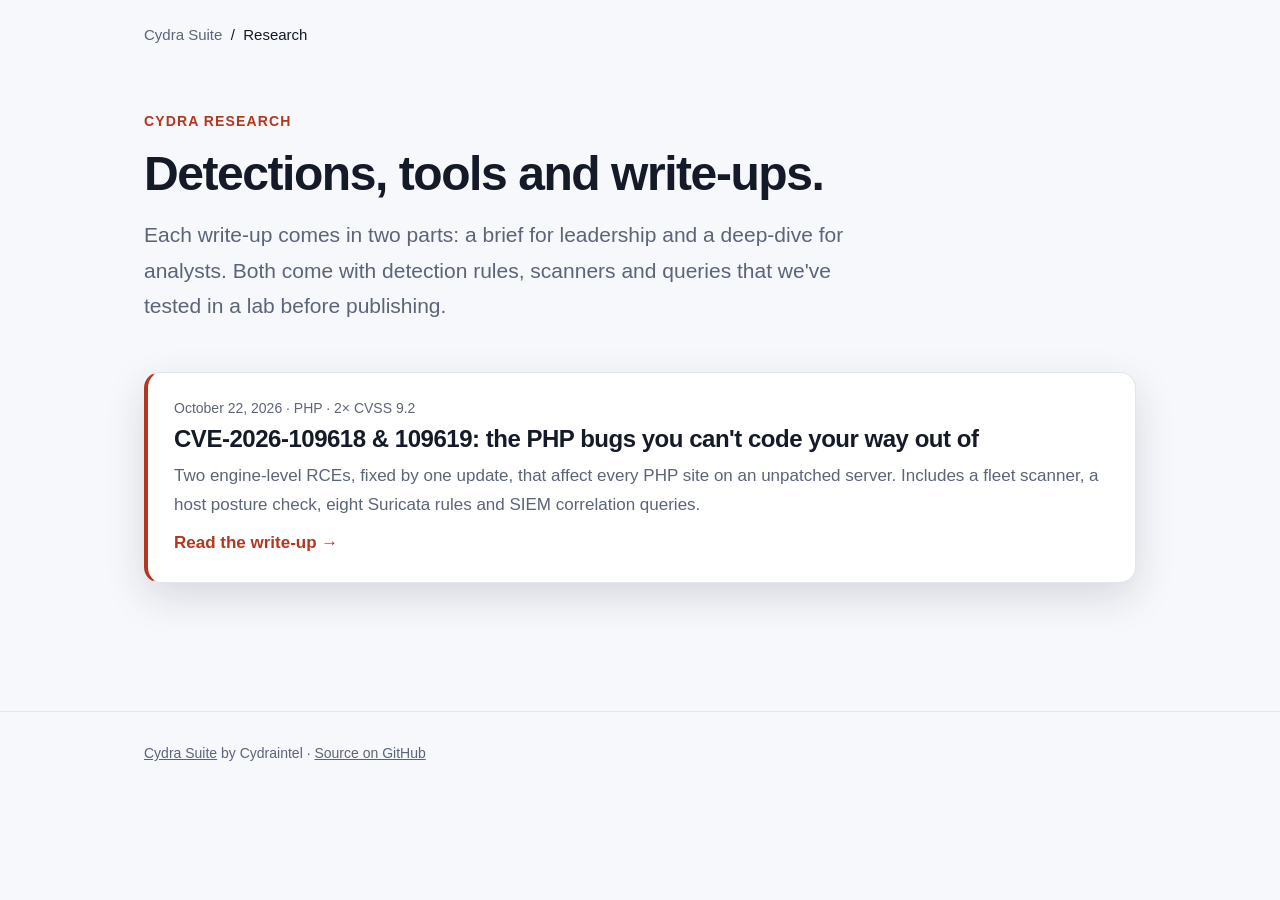
<file: research/index.html>
<!doctype html>
<html lang="en">
<head>
<meta charset="utf-8">
<meta name="viewport" content="width=device-width, initial-scale=1">
<title>Cydra Research: Detections, Tools and Write-ups</title>
<meta name="description" content="Vulnerability write-ups from Cydraintel, each with an executive brief, an analyst deep-dive, and tested detection rules, scanners and SIEM queries.">
<link rel="canonical" href="https://nyanites.github.io/research/">
<meta property="og:type" content="website">
<meta property="og:url" content="https://nyanites.github.io/research/">
<meta property="og:title" content="Cydra Research: Detections, Tools and Write-ups">
<meta property="og:description" content="Vulnerability write-ups for leadership and analysts, with free, tested detection tooling.">
<meta http-equiv="Content-Security-Policy" content="default-src 'self'; img-src 'self'; style-src 'self' 'unsafe-inline'; script-src 'none'; base-uri 'none'; form-action 'none'">
<meta name="referrer" content="strict-origin-when-cross-origin">
<link rel="icon" type="image/png" href="../assets/favicon.png">
<link rel="stylesheet" href="research.css">
</head>
<body>
<div class="wrap"><nav class="top"><a href="../">Cydra Suite</a> &nbsp;/&nbsp; Research</nav></div>
<header class="post">
  <div class="wrap">
    <p class="eyebrow">Cydra Research</p>
    <h1>Detections, tools and write-ups.</h1>
    <p class="lead">Each write-up comes in two parts: a brief for leadership and a deep-dive for analysts. Both come with detection rules, scanners and queries that we've tested in a lab before publishing.</p>
  </div>
</header>
<main>
  <div class="wrap posts">
    <a class="post-card" href="php2shell/">
      <div class="meta">October 22, 2026 · PHP · 2× CVSS 9.2</div>
      <h2>CVE-2026-109618 &amp; 109619: the PHP bugs you can't code your way out of</h2>
      <p>Two engine-level RCEs, fixed by one update, that affect every PHP site on an unpatched server. Includes a fleet scanner, a host posture check, eight Suricata rules and SIEM correlation queries.</p>
      <div class="go">Read the write-up →</div>
    </a>
  </div>
</main>
<footer>
  <div class="wrap"><a href="../">Cydra Suite</a> by Cydraintel · <a href="https://github.com/Nyanites">Source on GitHub</a></div>
</footer>
</body>
</html>
</file>
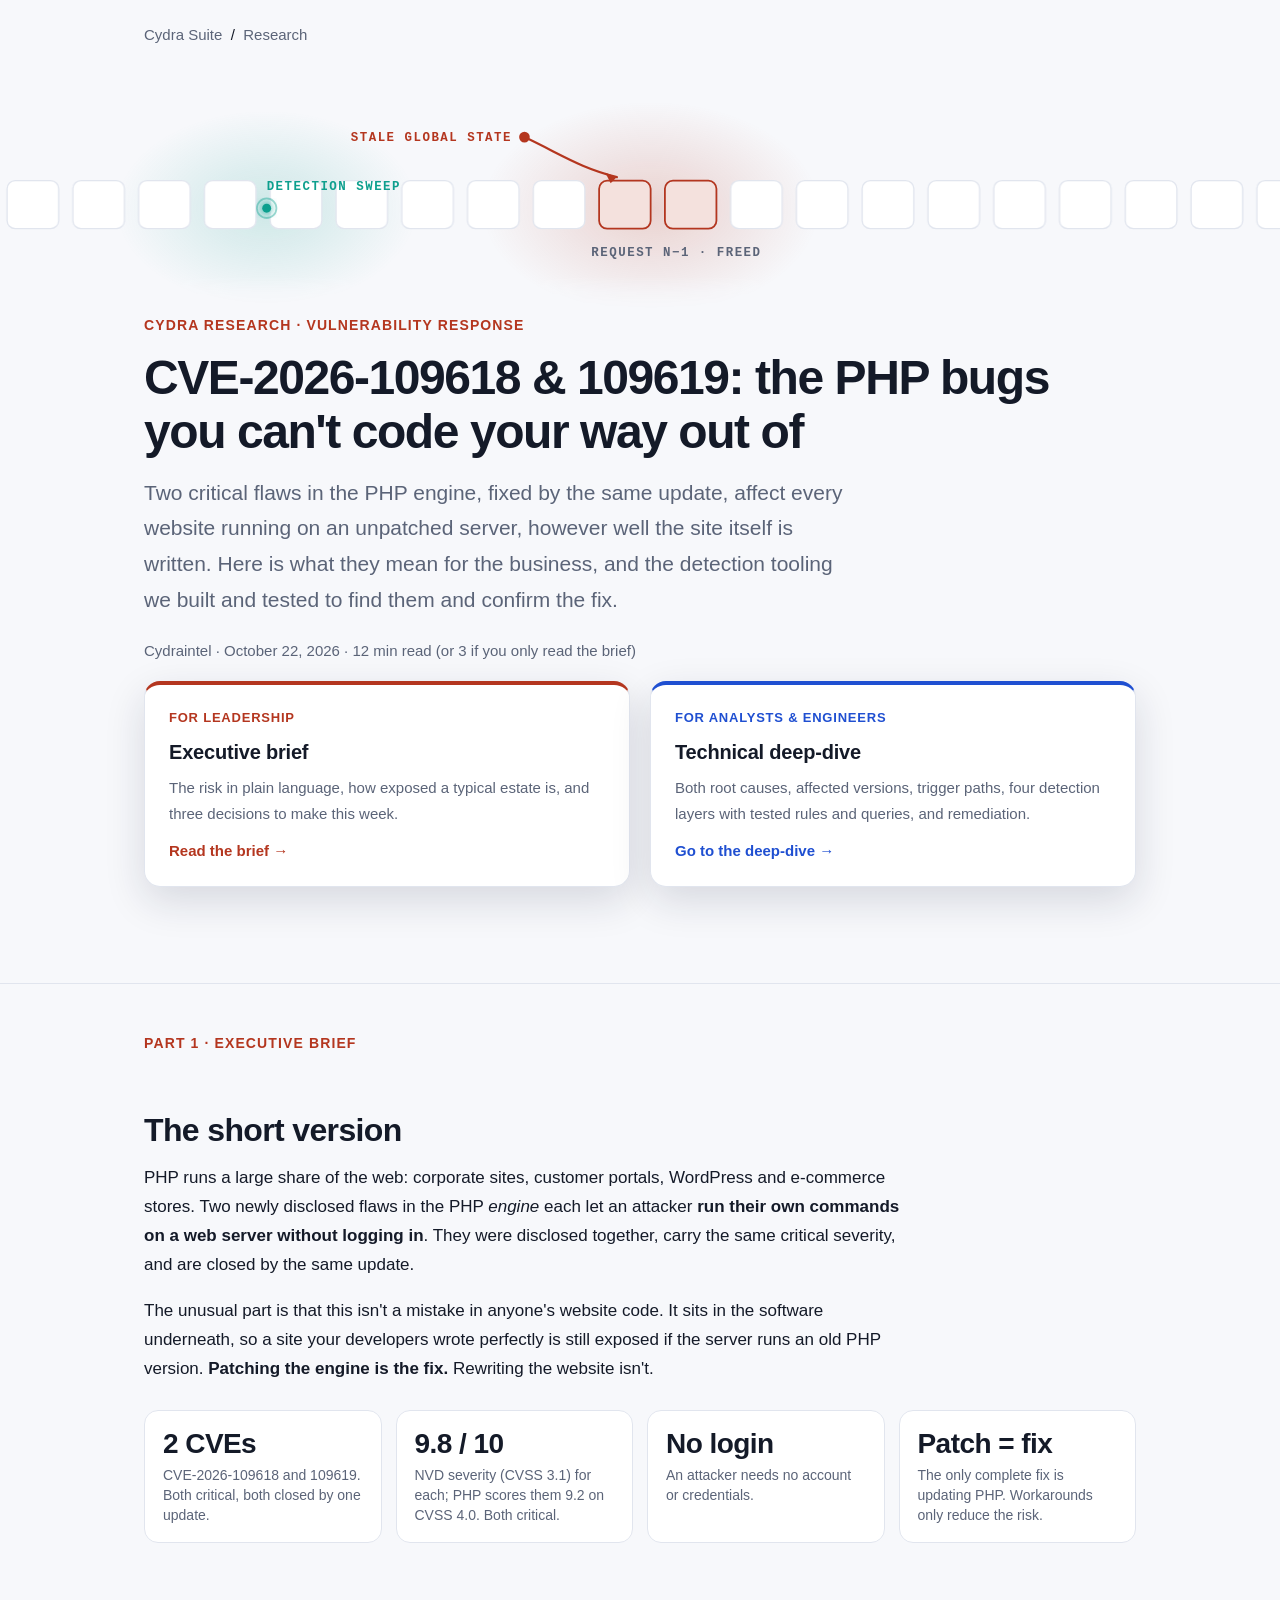
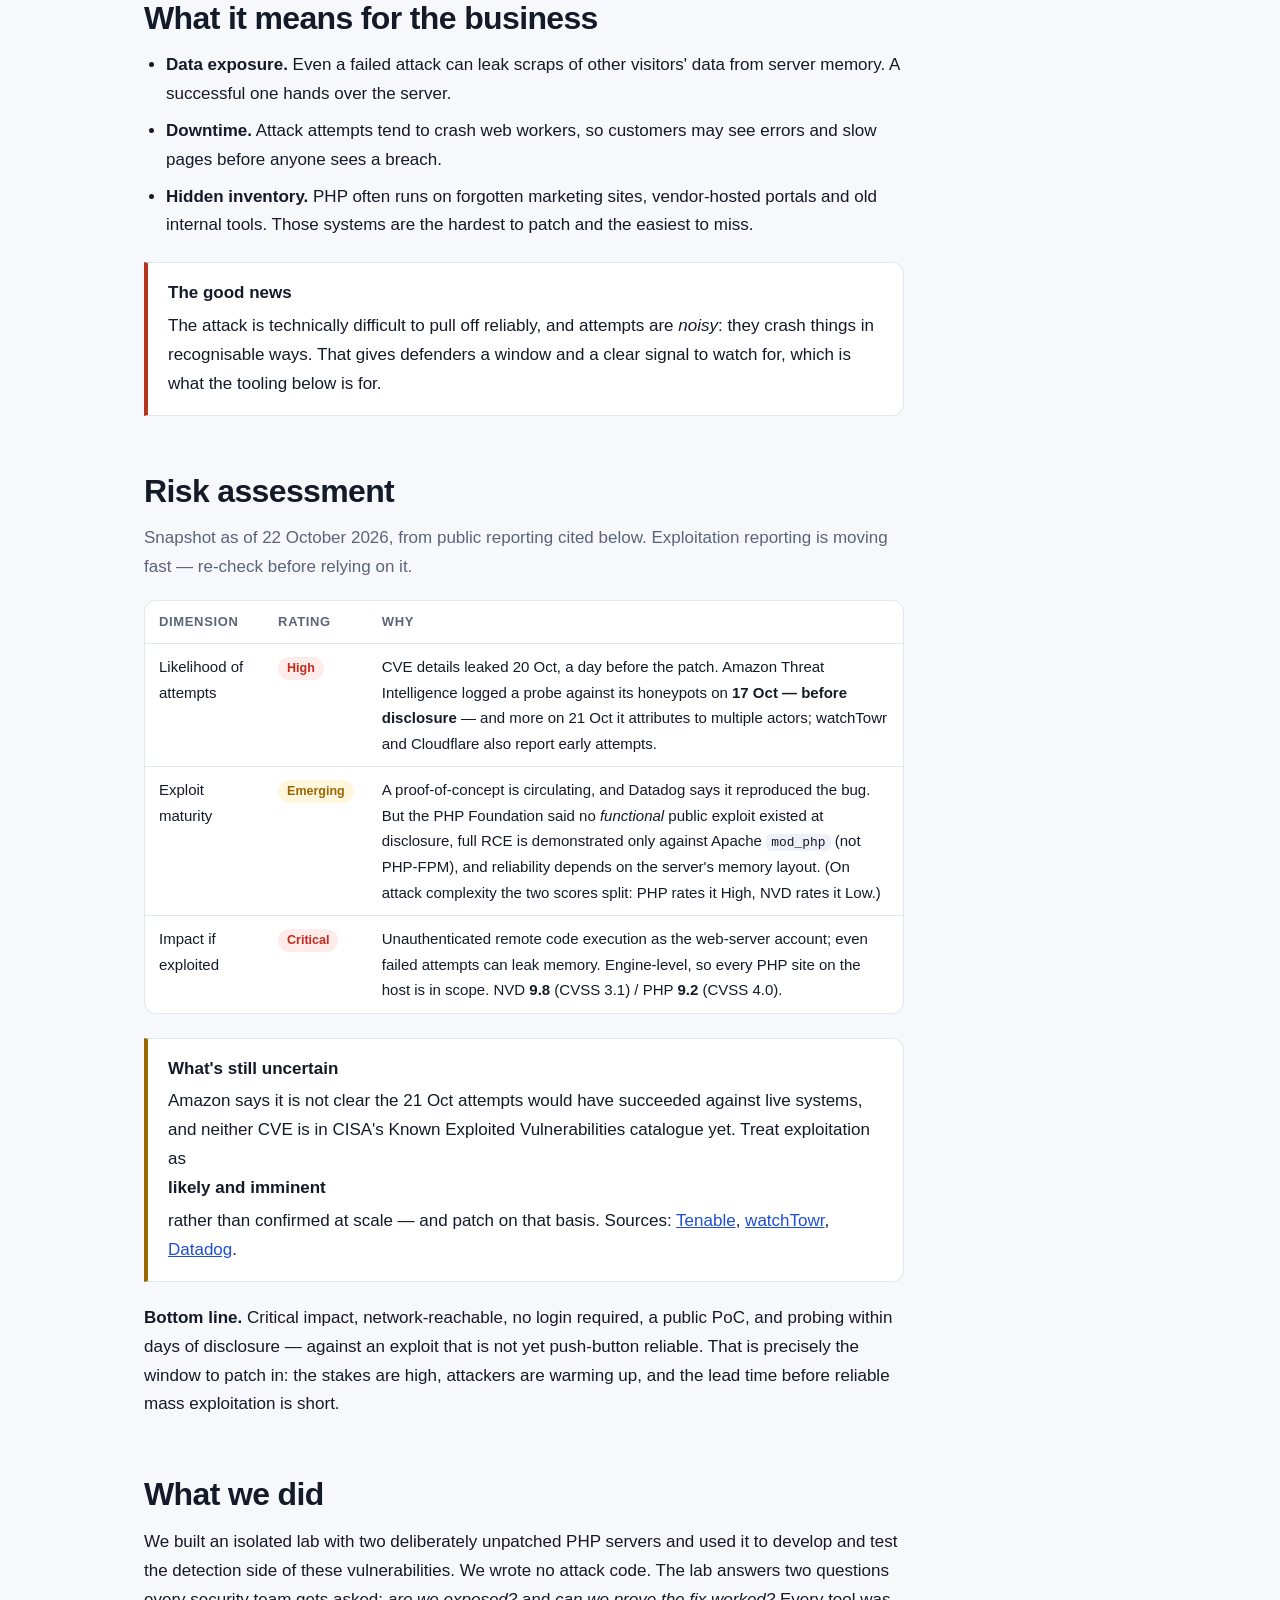
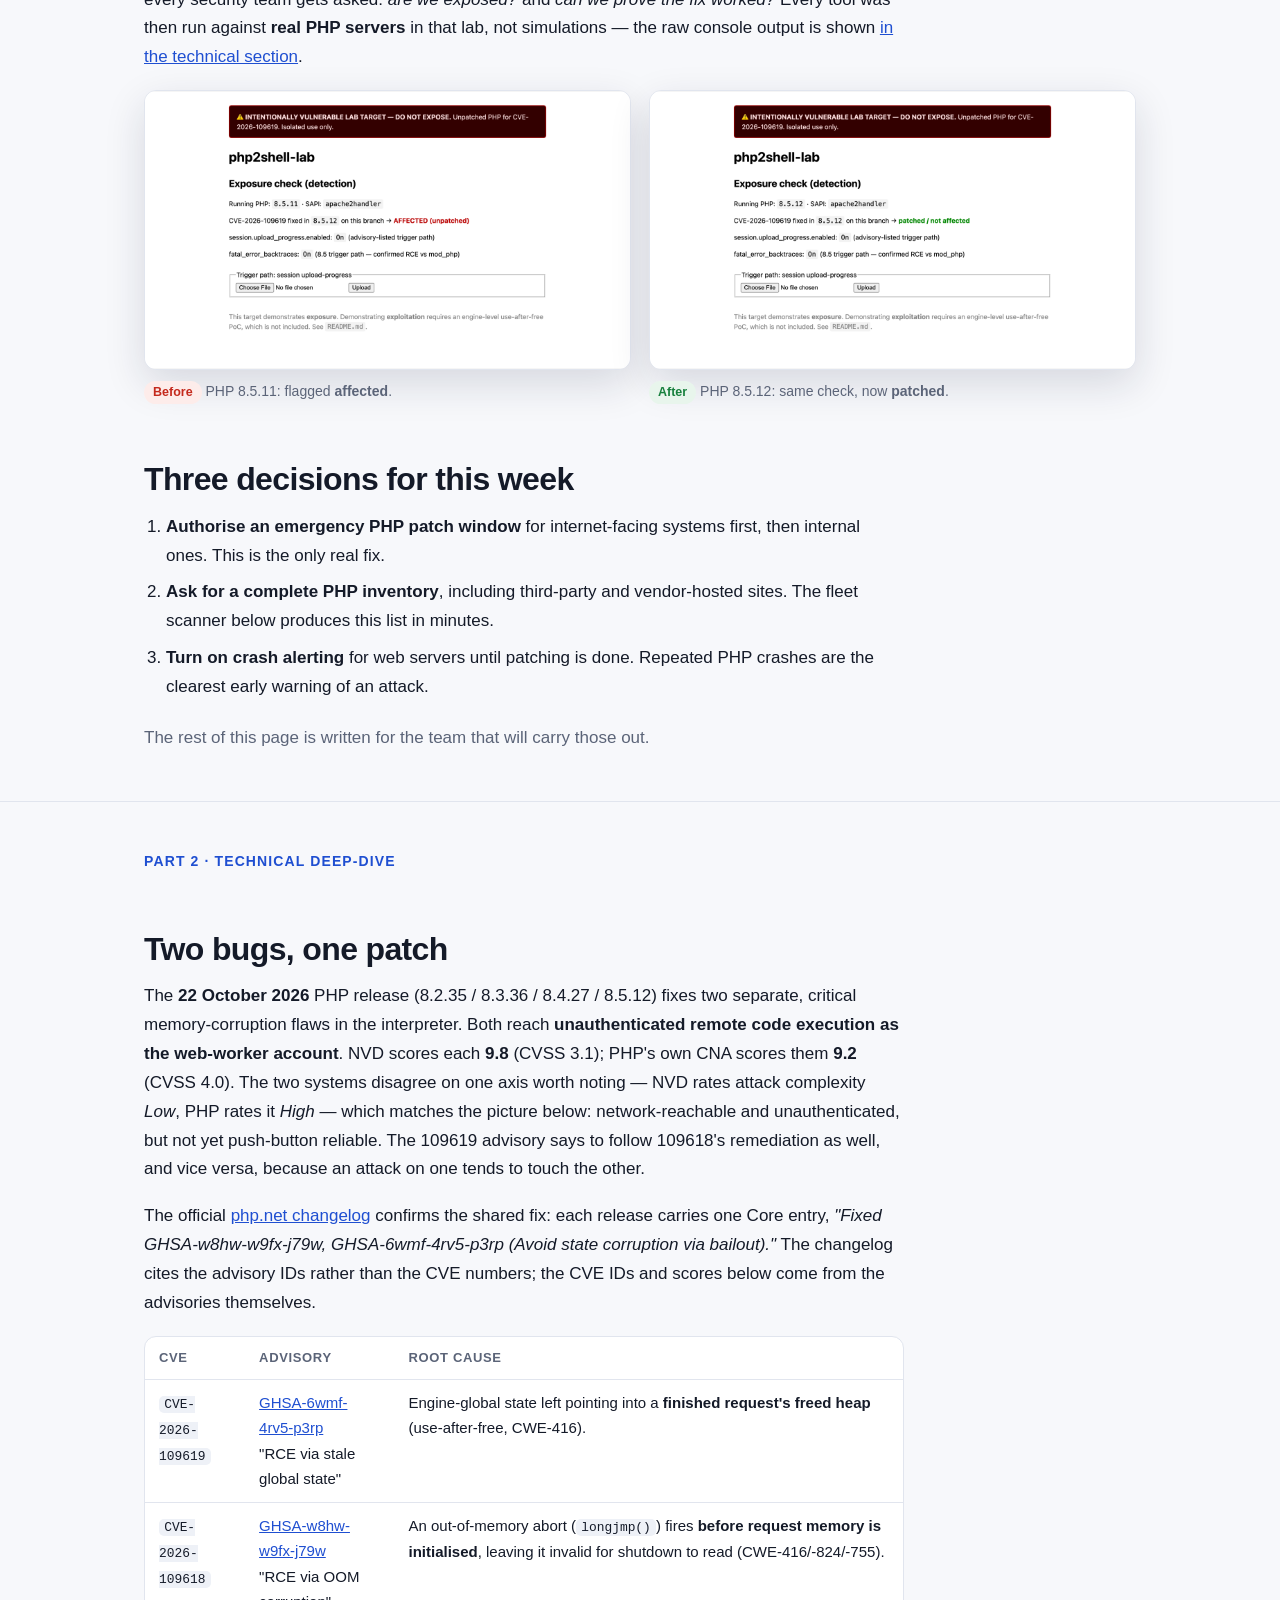
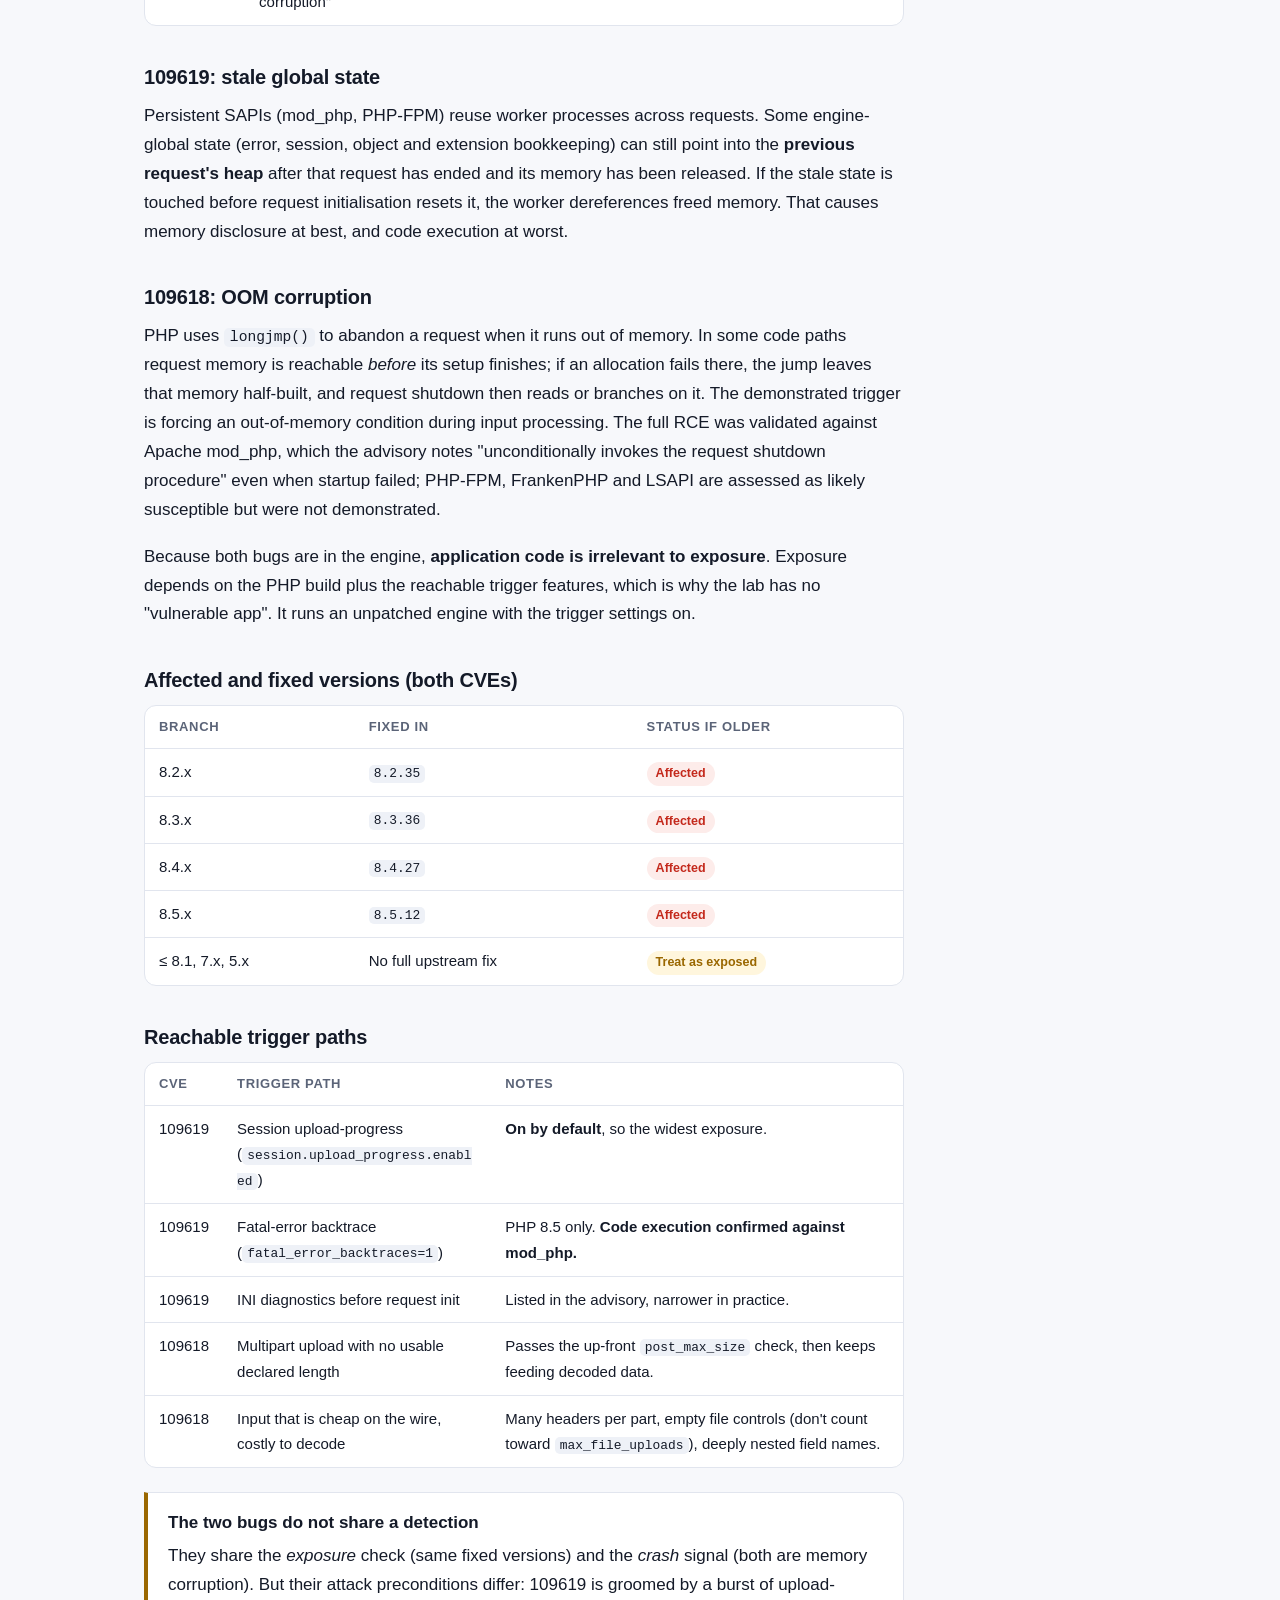
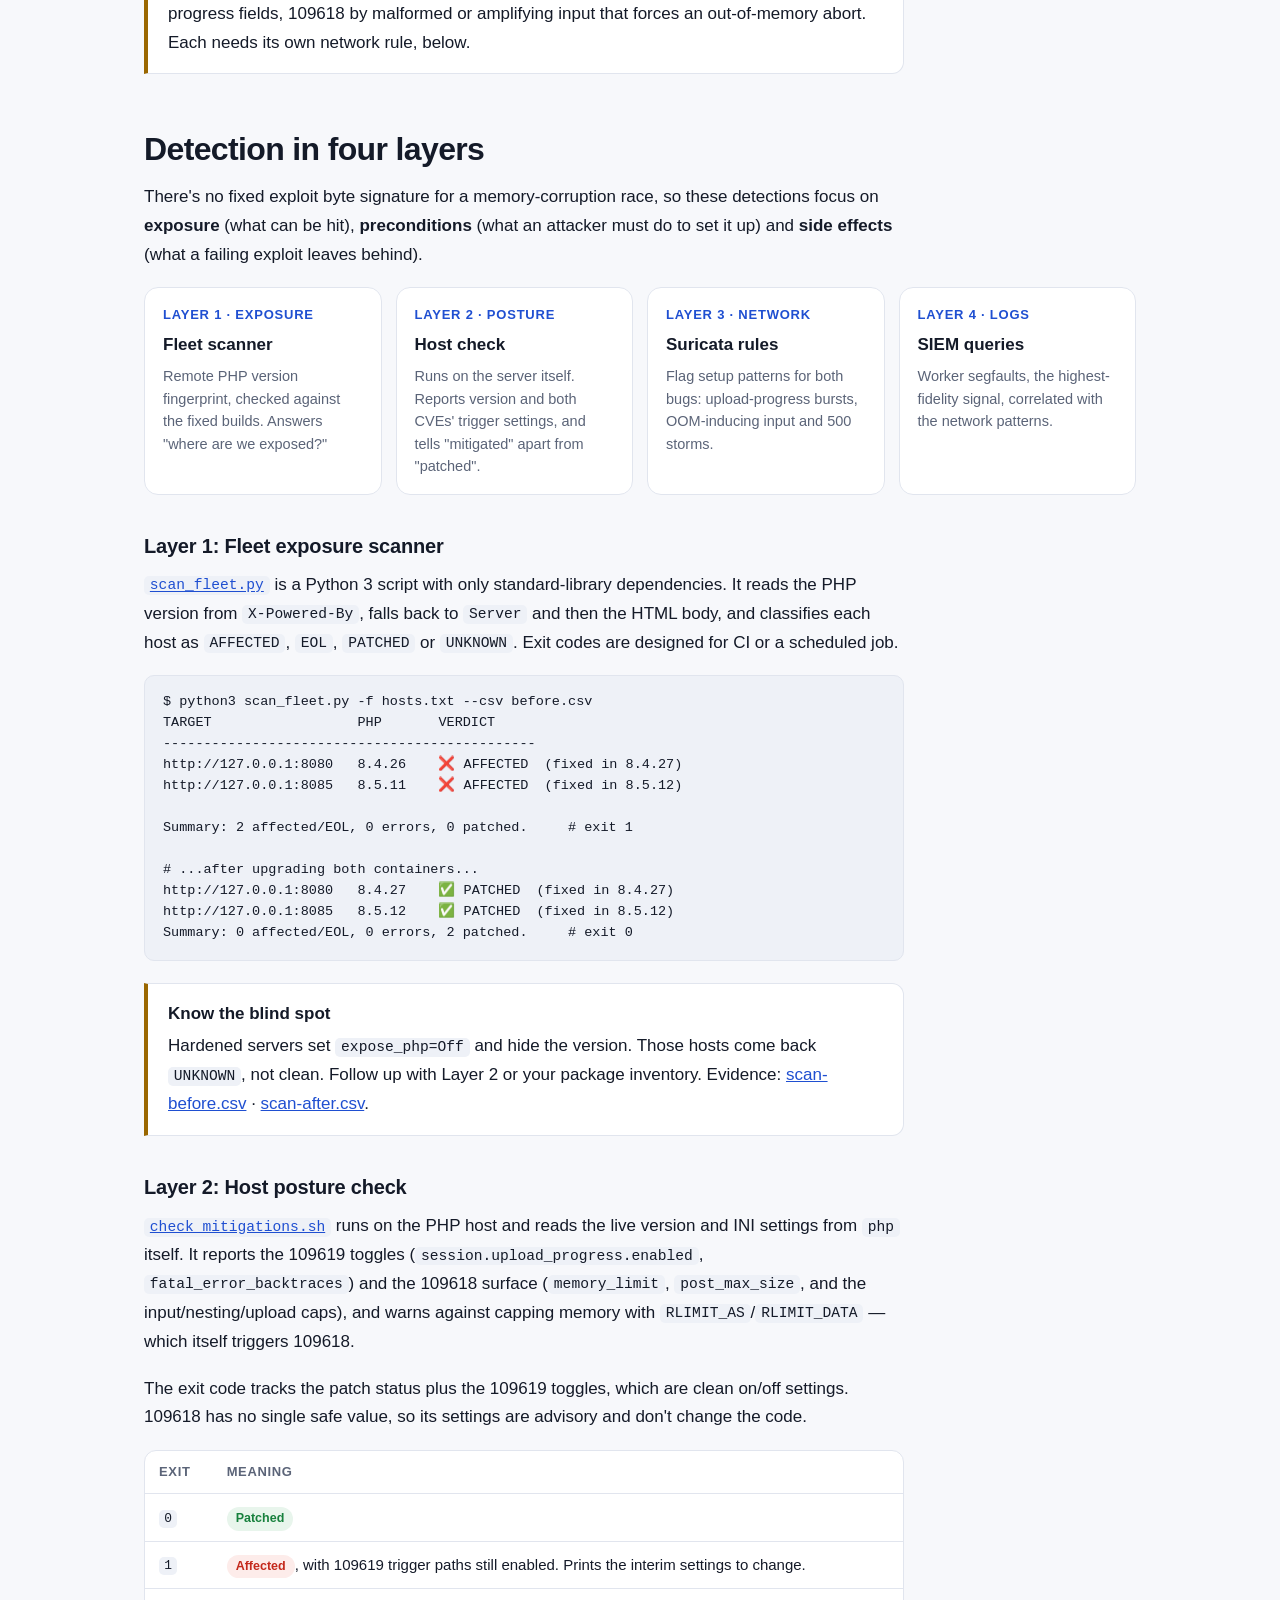
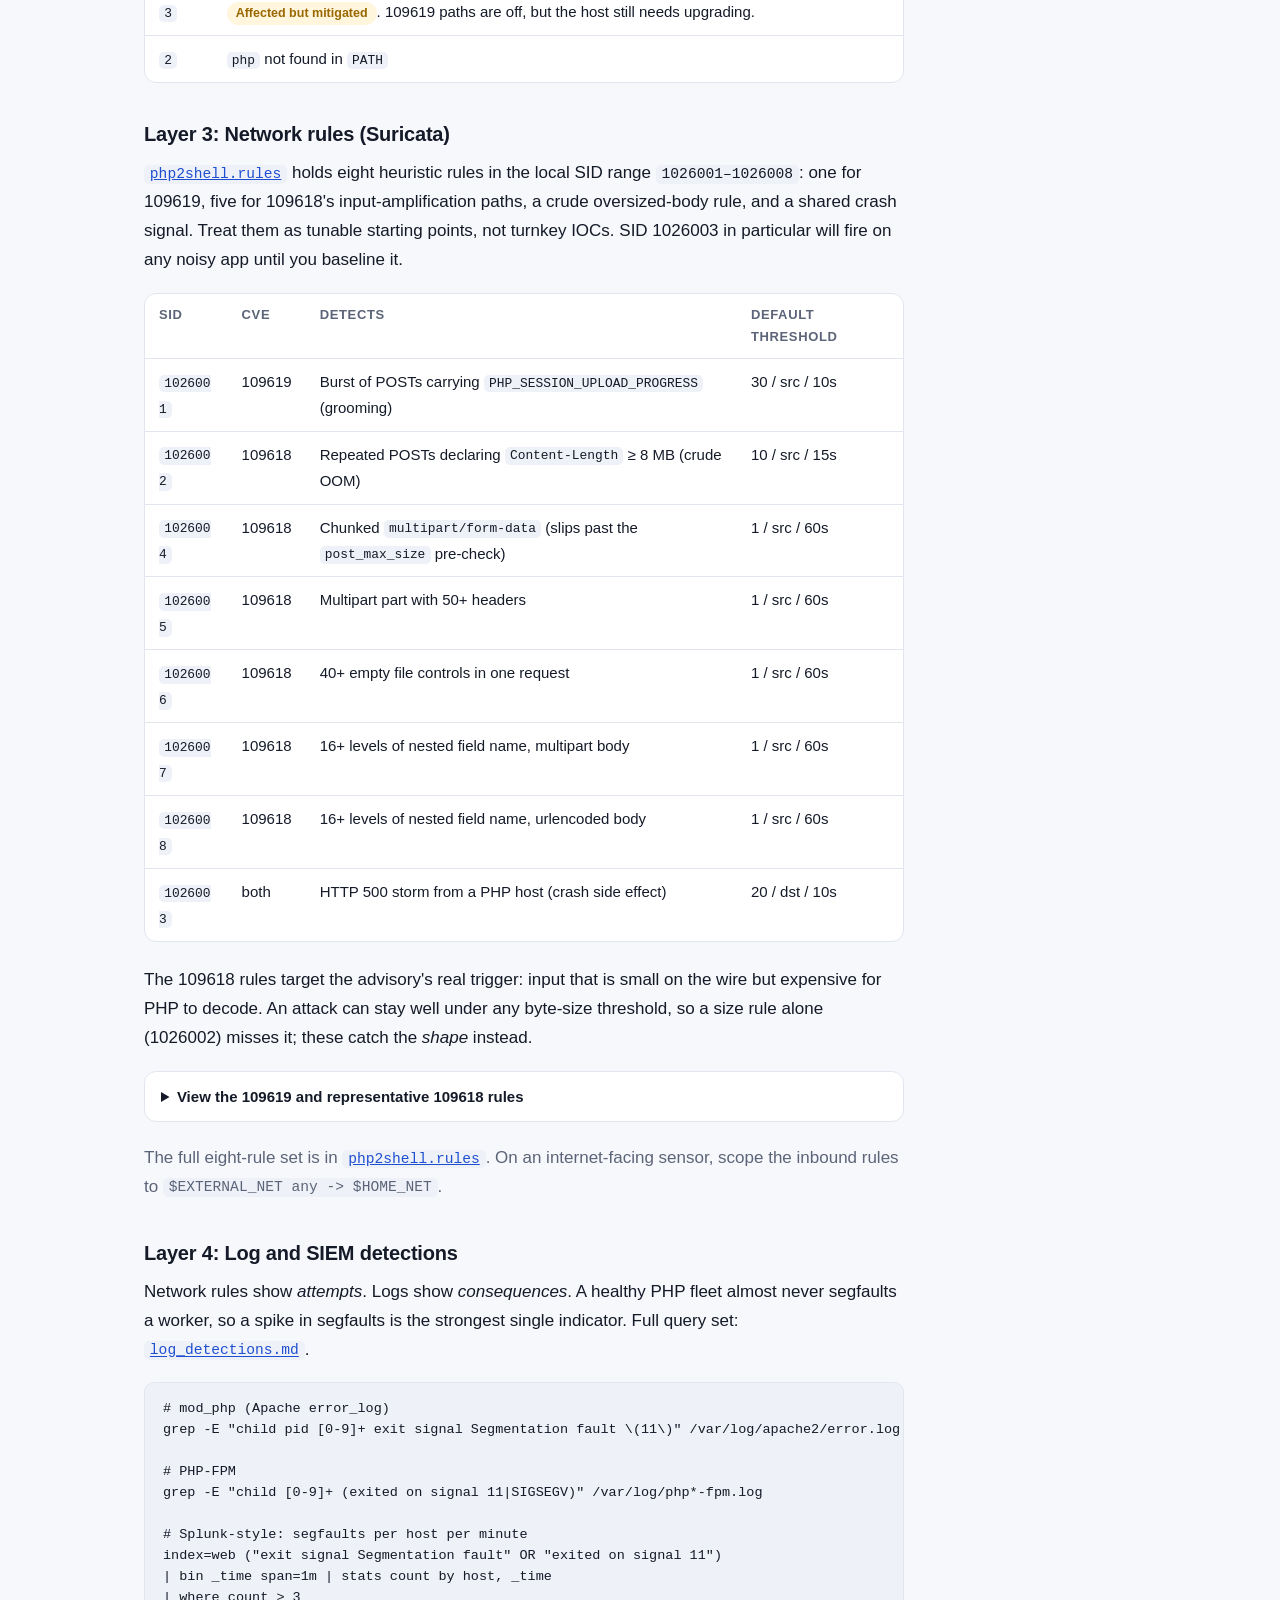
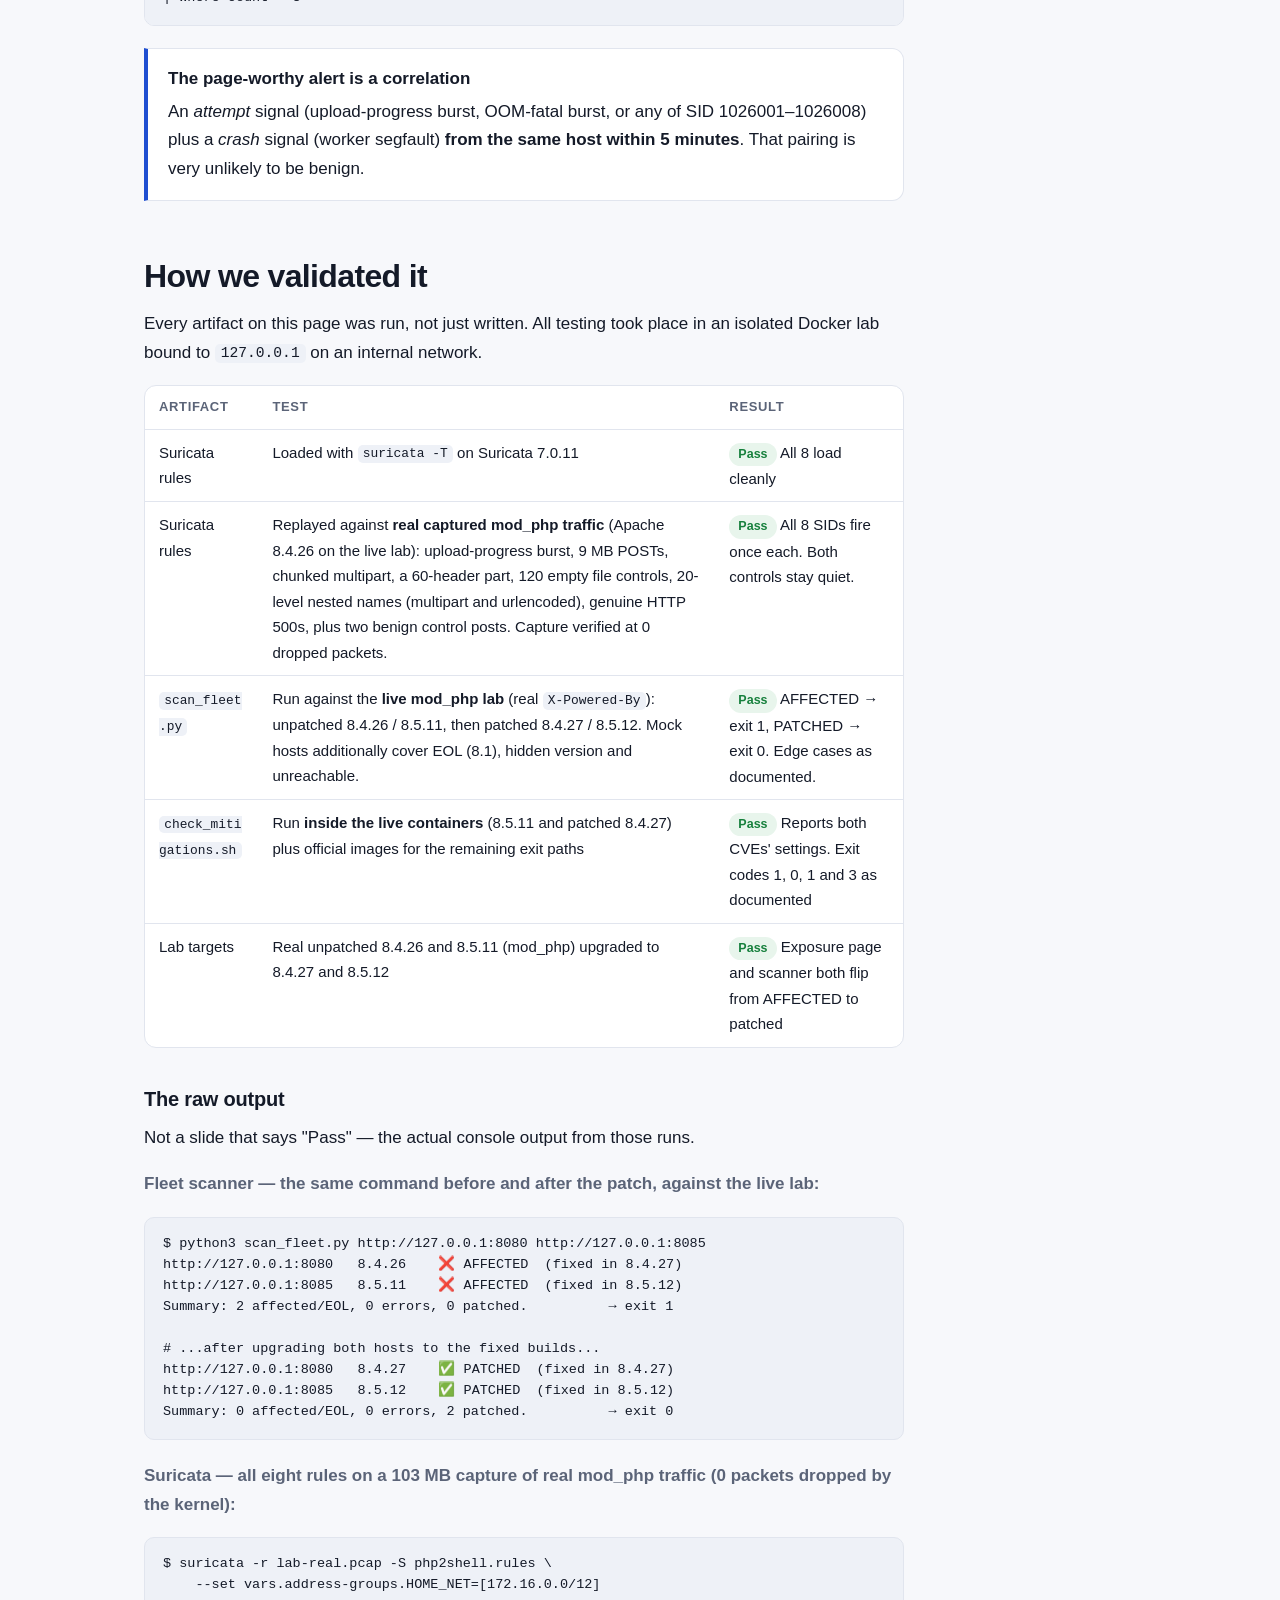
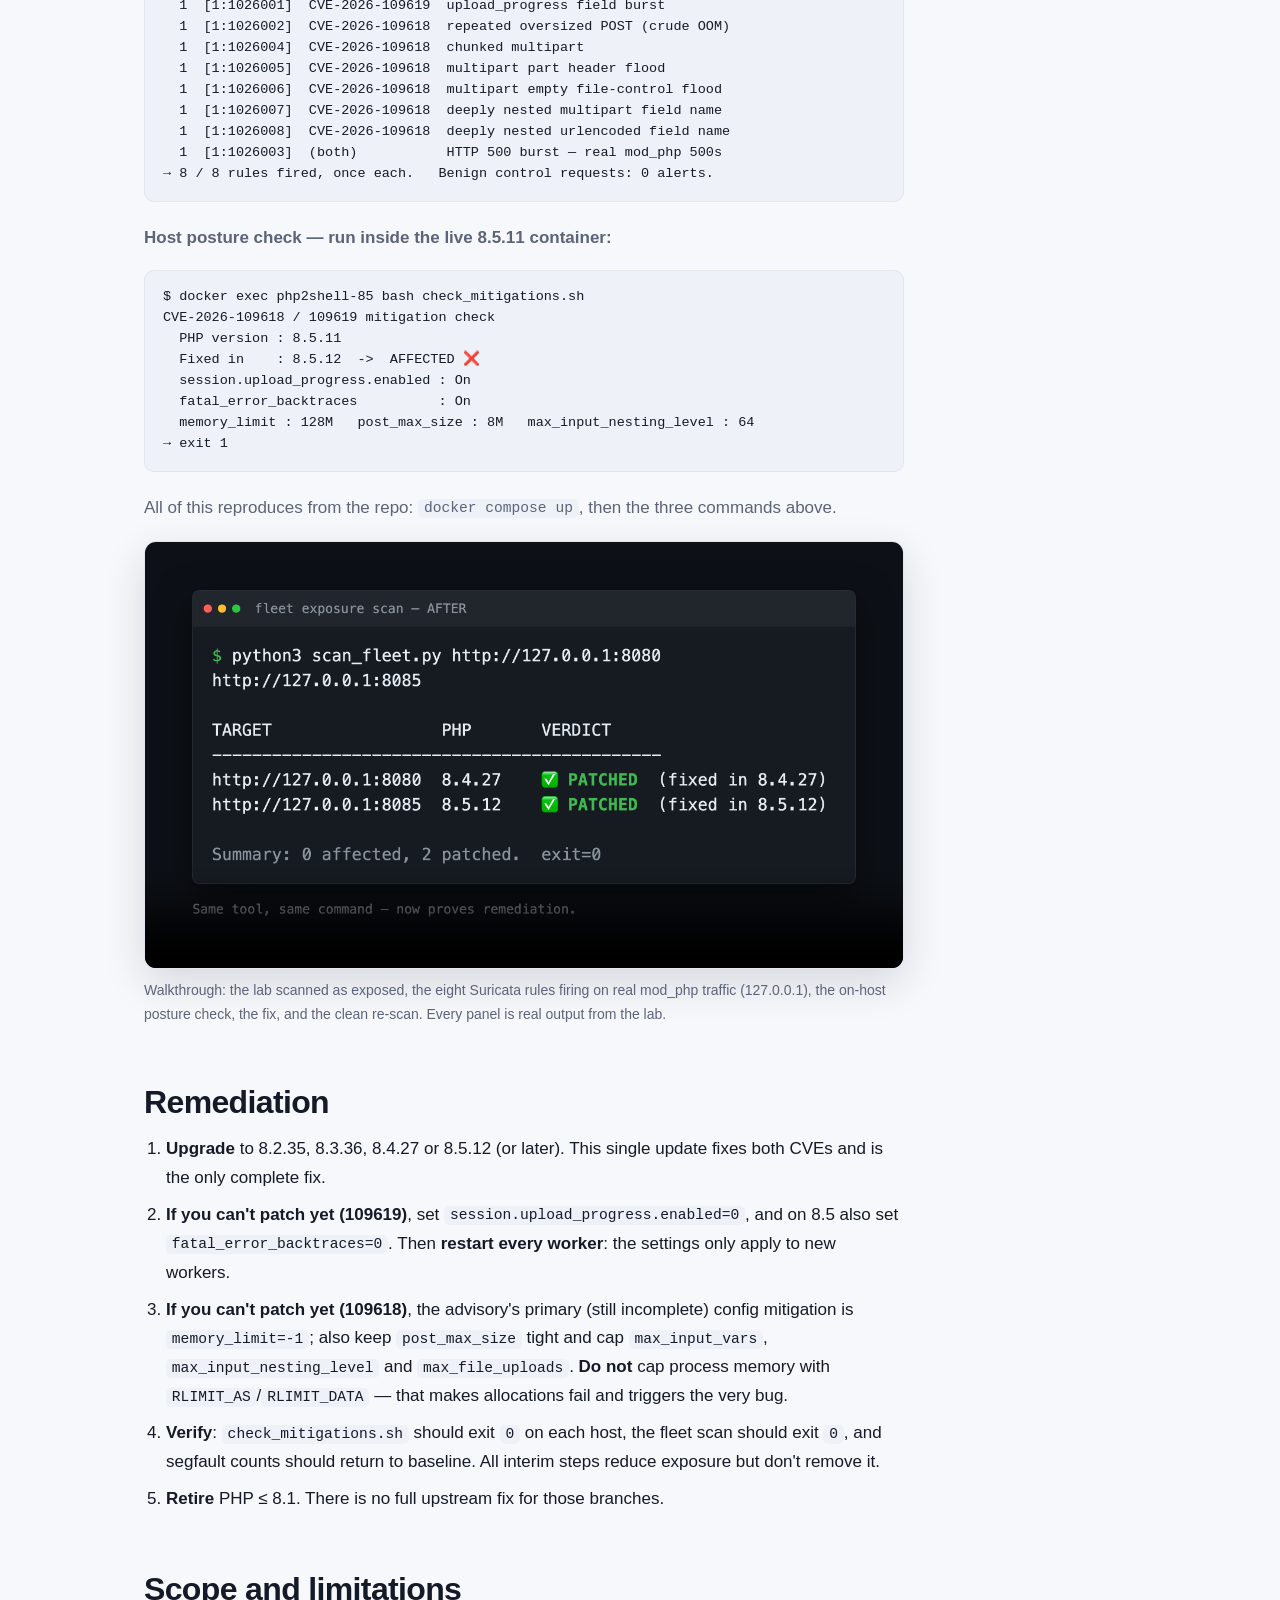
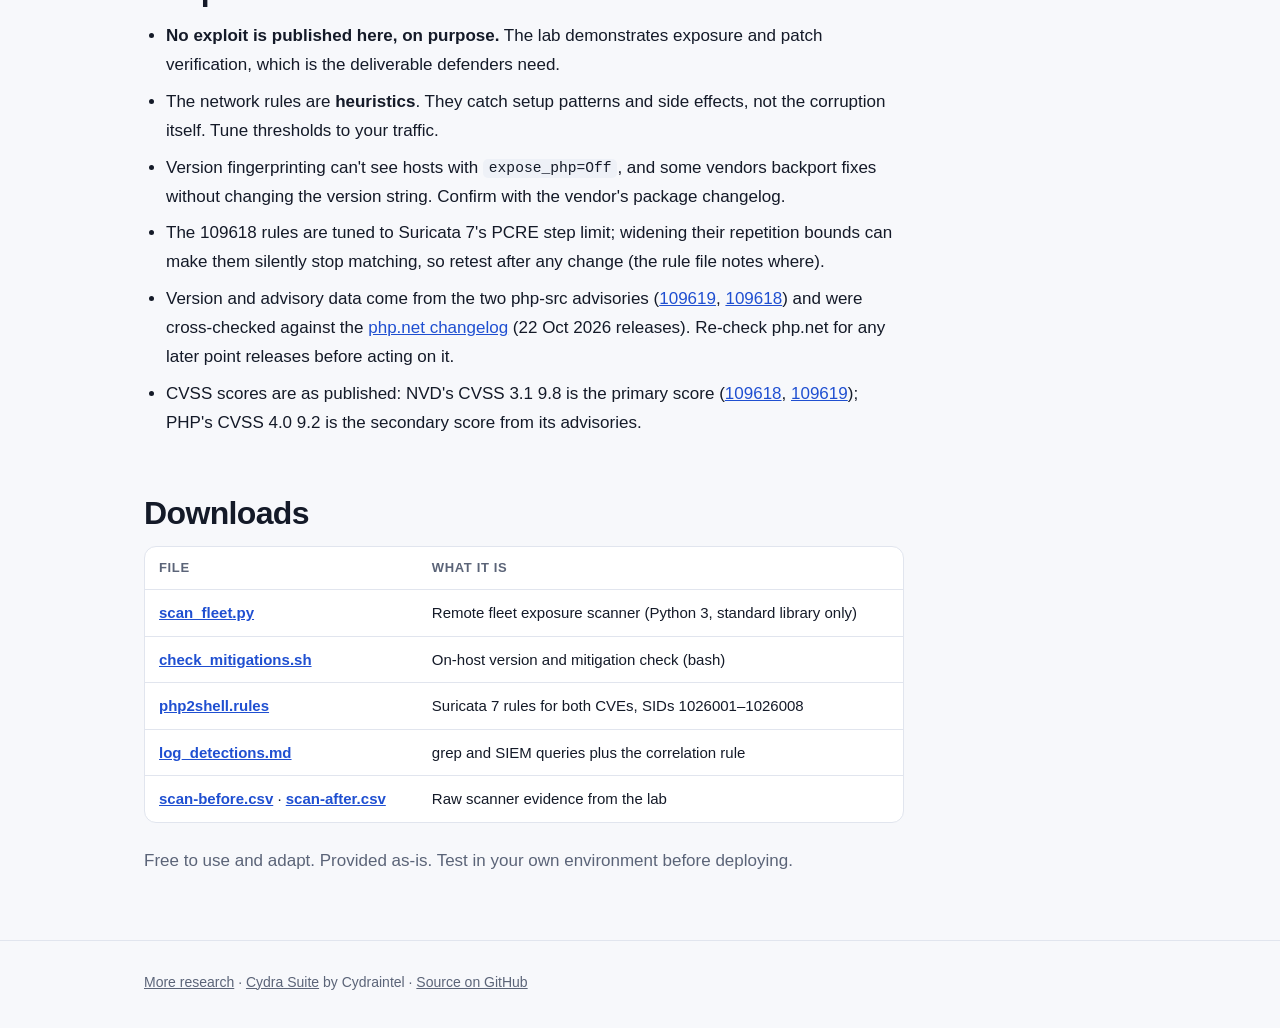
<file: research/php2shell/index.html>
<!doctype html>
<html lang="en">
<head>
<meta charset="utf-8">
<meta name="viewport" content="width=device-width, initial-scale=1">
<title>CVE-2026-109618 &amp; 109619: Detecting the PHP Bugs You Can't Code Around · Cydra Research</title>
<meta name="description" content="An executive brief and an analyst deep-dive on CVE-2026-109618 and 109619, two critical PHP engine RCEs that share one patch. Includes a fleet scanner, a host check, Suricata rules and SIEM queries, all tested in an isolated lab.">
<link rel="canonical" href="https://nyanites.github.io/research/php2shell/">
<meta property="og:type" content="article">
<meta property="og:url" content="https://nyanites.github.io/research/php2shell/">
<meta property="og:title" content="CVE-2026-109618 &amp; 109619: the PHP bugs you can't code around">
<meta property="og:description" content="Two critical PHP engine RCEs, one patch. Executive brief + analyst deep-dive, with free detection tooling: fleet scanner, host check, Suricata rules and SIEM queries, tested in an isolated lab.">
<meta property="og:image" content="https://nyanites.github.io/research/php2shell/img/og.png">
<meta property="og:image:width" content="1200">
<meta property="og:image:height" content="630">
<meta name="twitter:card" content="summary_large_image">
<meta property="article:published_time" content="2026-10-22">
<meta http-equiv="Content-Security-Policy" content="default-src 'self'; img-src 'self'; media-src 'self'; style-src 'self' 'unsafe-inline'; script-src 'none'; base-uri 'none'; form-action 'none'">
<meta name="referrer" content="strict-origin-when-cross-origin">
<link rel="icon" type="image/png" href="../../assets/favicon.png">
<link rel="stylesheet" href="../research.css">
</head>
<body>

<div class="wrap"><nav class="top"><a href="../../">Cydra Suite</a> &nbsp;/&nbsp; <a href="../">Research</a></nav></div>

<div class="hero" aria-hidden="true">
  <svg viewBox="0 0 1440 360" preserveAspectRatio="xMidYMid slice" xmlns="http://www.w3.org/2000/svg">
    <defs>
      <pattern id="cells" width="74" height="360" patternUnits="userSpaceOnUse">
        <rect x="8" y="165" width="58" height="54" rx="9" class="cell"/>
      </pattern>
      <radialGradient id="rglow" cx="50%" cy="50%" r="50%">
        <stop offset="0" stop-color="var(--res)" stop-opacity=".20"/>
        <stop offset="1" stop-color="var(--res)" stop-opacity="0"/>
      </radialGradient>
      <radialGradient id="tglow" cx="50%" cy="50%" r="50%">
        <stop offset="0" stop-color="var(--teal)" stop-opacity=".18"/>
        <stop offset="1" stop-color="var(--teal)" stop-opacity="0"/>
      </radialGradient>
      <filter id="glow" x="-60%" y="-60%" width="220%" height="220%">
        <feGaussianBlur stdDeviation="5" result="b"/>
        <feMerge><feMergeNode in="b"/><feMergeNode in="SourceGraphic"/></feMerge>
      </filter>
    </defs>

    <!-- soft glows behind the two focal points -->
    <ellipse cx="732" cy="196" rx="190" ry="120" fill="url(#rglow)"/>
    <ellipse cx="300" cy="196" rx="170" ry="110" fill="url(#tglow)"/>

    <!-- the heap: a row of reused memory cells -->
    <rect x="-40" y="0" width="1520" height="360" fill="url(#cells)"/>

    <!-- two cells still referenced after being freed -->
    <rect x="674" y="165" width="58" height="54" rx="9" class="free"/>
    <rect x="748" y="165" width="58" height="54" rx="9" class="free"/>

    <!-- stale pointer from global state into the freed block -->
    <text x="576" y="120" text-anchor="end" class="lbl red">STALE GLOBAL STATE</text>
    <circle cx="590" cy="116" r="6" class="head"/>
    <path d="M590,116 C636,138 652,150 694,161" class="ptr"/>
    <path d="M694,161 l-13,-5 l6,12 z" class="head"/>
    <text x="761" y="250" text-anchor="middle" class="lbl">REQUEST N&#8722;1 &#183; FREED</text>

    <!-- detection sweep across the heap -->
    <line x1="-40" y1="196" x2="1480" y2="196" class="scan" filter="url(#glow)"/>
    <circle cx="300" cy="196" r="11" class="ring"/>
    <circle cx="300" cy="196" r="5" class="pulse" filter="url(#glow)"/>
    <text x="300" y="176" class="lbl tl">DETECTION SWEEP</text>
  </svg>
</div>

<header class="post">
  <div class="wrap">
    <p class="eyebrow">Cydra Research · Vulnerability response</p>
    <h1>CVE-2026-109618 &amp; 109619: the PHP bugs you can't code your way out of</h1>
    <p class="lead">Two critical flaws in the PHP engine, fixed by the same update, affect every website running on an unpatched server, however well the site itself is written. Here is what they mean for the business, and the detection tooling we built and tested to find them and confirm the fix.</p>
    <p class="byline">Cydraintel · October 22, 2026 · 12 min read (or 3 if you only read the brief)</p>

    <div class="tracks">
      <a class="track exec" href="#brief">
        <div class="who">For leadership</div>
        <h3>Executive brief</h3>
        <p>The risk in plain language, how exposed a typical estate is, and three decisions to make this week.</p>
        <div class="go">Read the brief →</div>
      </a>
      <a class="track tech" href="#technical">
        <div class="who">For analysts &amp; engineers</div>
        <h3>Technical deep-dive</h3>
        <p>Both root causes, affected versions, trigger paths, four detection layers with tested rules and queries, and remediation.</p>
        <div class="go">Go to the deep-dive →</div>
      </a>
    </div>
  </div>
</header>

<!-- ============================ EXECUTIVE BRIEF ============================ -->
<section class="part exec" id="brief">
  <div class="wrap">
    <p class="eyebrow">Part 1 · Executive brief</p>
    <div class="prose">
      <h2>The short version</h2>
      <p>PHP runs a large share of the web: corporate sites, customer portals, WordPress and e-commerce stores. Two newly disclosed flaws in the PHP <em>engine</em> each let an attacker <strong>run their own commands on a web server without logging in</strong>. They were disclosed together, carry the same critical severity, and are closed by the same update.</p>
      <p>The unusual part is that this isn't a mistake in anyone's website code. It sits in the software underneath, so a site your developers wrote perfectly is still exposed if the server runs an old PHP version. <strong>Patching the engine is the fix.</strong> Rewriting the website isn't.</p>
    </div>

    <div class="stats">
      <div class="stat"><b>2 CVEs</b><span>CVE-2026-109618 and 109619. Both critical, both closed by one update.</span></div>
      <div class="stat"><b>9.8 / 10</b><span>NVD severity (CVSS 3.1) for each; PHP scores them 9.2 on CVSS 4.0. Both critical.</span></div>
      <div class="stat"><b>No login</b><span>An attacker needs no account or credentials.</span></div>
      <div class="stat"><b>Patch = fix</b><span>The only complete fix is updating PHP. Workarounds only reduce the risk.</span></div>
    </div>

    <div class="prose">
      <h2>What it means for the business</h2>
      <ul class="clean">
        <li><strong>Data exposure.</strong> Even a failed attack can leak scraps of other visitors' data from server memory. A successful one hands over the server.</li>
        <li><strong>Downtime.</strong> Attack attempts tend to crash web workers, so customers may see errors and slow pages before anyone sees a breach.</li>
        <li><strong>Hidden inventory.</strong> PHP often runs on forgotten marketing sites, vendor-hosted portals and old internal tools. Those systems are the hardest to patch and the easiest to miss.</li>
      </ul>

      <div class="callout res">
        <strong>The good news</strong>
        <p>The attack is technically difficult to pull off reliably, and attempts are <em>noisy</em>: they crash things in recognisable ways. That gives defenders a window and a clear signal to watch for, which is what the tooling below is for.</p>
      </div>

      <h2>Risk assessment</h2>
      <p class="muted">Snapshot as of 22 October 2026, from public reporting cited below. Exploitation reporting is moving fast — re-check before relying on it.</p>
    </div>
    <div class="tbl prose"><table>
      <thead><tr><th>Dimension</th><th>Rating</th><th>Why</th></tr></thead>
      <tbody>
        <tr>
          <td>Likelihood of attempts</td>
          <td><span class="pill bad">High</span></td>
          <td>CVE details leaked 20 Oct, a day before the patch. Amazon Threat Intelligence logged a probe against its honeypots on <strong>17 Oct — before disclosure</strong> — and more on 21 Oct it attributes to multiple actors; watchTowr and Cloudflare also report early attempts.</td>
        </tr>
        <tr>
          <td>Exploit maturity</td>
          <td><span class="pill warn">Emerging</span></td>
          <td>A proof-of-concept is circulating, and Datadog says it reproduced the bug. But the PHP Foundation said no <em>functional</em> public exploit existed at disclosure, full RCE is demonstrated only against Apache <code>mod_php</code> (not PHP-FPM), and reliability depends on the server's memory layout. (On attack complexity the two scores split: PHP rates it High, NVD rates it Low.)</td>
        </tr>
        <tr>
          <td>Impact if exploited</td>
          <td><span class="pill bad">Critical</span></td>
          <td>Unauthenticated remote code execution as the web-server account; even failed attempts can leak memory. Engine-level, so every PHP site on the host is in scope. NVD <strong>9.8</strong> (CVSS 3.1) / PHP <strong>9.2</strong> (CVSS 4.0).</td>
        </tr>
      </tbody>
    </table></div>
    <div class="prose">
      <div class="callout warn">
        <strong>What's still uncertain</strong>
        <p>Amazon says it is not clear the 21 Oct attempts would have succeeded against live systems, and neither CVE is in CISA's Known Exploited Vulnerabilities catalogue yet. Treat exploitation as <strong>likely and imminent</strong> rather than confirmed at scale — and patch on that basis. Sources: <a href="https://www.tenable.com/blog/php2shell-cve-2026-109618-cve-2026-109619-frequently-asked-questions-about-critical-php-remote">Tenable</a>, <a href="https://watchtowr.com/intelligence/php-remote-code-execution-php2shell/">watchTowr</a>, <a href="https://securitylabs.datadoghq.com/articles/php2shell-critical-vulnerabilities-in-php/">Datadog</a>.</p>
      </div>
      <p><strong>Bottom line.</strong> Critical impact, network-reachable, no login required, a public PoC, and probing within days of disclosure — against an exploit that is not yet push-button reliable. That is precisely the window to patch in: the stakes are high, attackers are warming up, and the lead time before reliable mass exploitation is short.</p>

      <h2>What we did</h2>
      <p>We built an isolated lab with two deliberately unpatched PHP servers and used it to develop and test the detection side of these vulnerabilities. We wrote no attack code. The lab answers two questions every security team gets asked: <em>are we exposed?</em> and <em>can we prove the fix worked?</em> Every tool was then run against <strong>real PHP servers</strong> in that lab, not simulations — the raw console output is shown <a href="#technical">in the technical section</a>.</p>
    </div>

    <div class="compare">
      <figure>
        <img src="img/02-target-85-AFFECTED.png" width="1400" height="802" alt="Lab exposure page for PHP 8.5.11 showing the verdict AFFECTED (unpatched) with both trigger settings On." loading="lazy">
        <figcaption><span class="pill bad">Before</span> PHP 8.5.11: flagged <strong>affected</strong>.</figcaption>
      </figure>
      <figure>
        <img src="img/04-target-85-PATCHED.png" width="1400" height="802" alt="The same exposure page after upgrading to PHP 8.5.12, showing the verdict patched / not affected." loading="lazy">
        <figcaption><span class="pill good">After</span> PHP 8.5.12: same check, now <strong>patched</strong>.</figcaption>
      </figure>
    </div>

    <div class="prose">
      <h2>Three decisions for this week</h2>
      <ol class="asks">
        <li><strong>Authorise an emergency PHP patch window</strong> for internet-facing systems first, then internal ones. This is the only real fix.</li>
        <li><strong>Ask for a complete PHP inventory</strong>, including third-party and vendor-hosted sites. The fleet scanner below produces this list in minutes.</li>
        <li><strong>Turn on crash alerting</strong> for web servers until patching is done. Repeated PHP crashes are the clearest early warning of an attack.</li>
      </ol>
      <p class="muted">The rest of this page is written for the team that will carry those out.</p>
    </div>
  </div>
</section>

<!-- ========================== TECHNICAL DEEP-DIVE ========================== -->
<section class="part tech" id="technical">
  <div class="wrap">
    <p class="eyebrow">Part 2 · Technical deep-dive</p>
    <div class="prose">
      <h2>Two bugs, one patch</h2>
      <p>The <strong>22 October 2026</strong> PHP release (8.2.35 / 8.3.36 / 8.4.27 / 8.5.12) fixes two separate, critical memory-corruption flaws in the interpreter. Both reach <strong>unauthenticated remote code execution as the web-worker account</strong>. NVD scores each <strong>9.8</strong> (CVSS 3.1); PHP's own CNA scores them <strong>9.2</strong> (CVSS 4.0). The two systems disagree on one axis worth noting — NVD rates attack complexity <em>Low</em>, PHP rates it <em>High</em> — which matches the picture below: network-reachable and unauthenticated, but not yet push-button reliable. The 109619 advisory says to follow 109618's remediation as well, and vice versa, because an attack on one tends to touch the other.</p>
      <p>The official <a href="https://www.php.net/ChangeLog-8.php">php.net changelog</a> confirms the shared fix: each release carries one Core entry, <em>"Fixed GHSA-w8hw-w9fx-j79w, GHSA-6wmf-4rv5-p3rp (Avoid state corruption via bailout)."</em> The changelog cites the advisory IDs rather than the CVE numbers; the CVE IDs and scores below come from the advisories themselves.</p>
    </div>
    <div class="tbl prose"><table>
      <thead><tr><th>CVE</th><th>Advisory</th><th>Root cause</th></tr></thead>
      <tbody>
        <tr><td><code>CVE-2026-109619</code></td><td><a href="https://github.com/php/php-src/security/advisories/GHSA-6wmf-4rv5-p3rp">GHSA-6wmf-4rv5-p3rp</a><br>"RCE via stale global state"</td><td>Engine-global state left pointing into a <strong>finished request's freed heap</strong> (use-after-free, CWE-416).</td></tr>
        <tr><td><code>CVE-2026-109618</code></td><td><a href="https://github.com/php/php-src/security/advisories/GHSA-w8hw-w9fx-j79w">GHSA-w8hw-w9fx-j79w</a><br>"RCE via OOM corruption"</td><td>An out-of-memory abort (<code>longjmp()</code>) fires <strong>before request memory is initialised</strong>, leaving it invalid for shutdown to read (CWE-416/-824/-755).</td></tr>
      </tbody>
    </table></div>
    <div class="prose">
      <h3>109619: stale global state</h3>
      <p>Persistent SAPIs (mod_php, PHP-FPM) reuse worker processes across requests. Some engine-global state (error, session, object and extension bookkeeping) can still point into the <strong>previous request's heap</strong> after that request has ended and its memory has been released. If the stale state is touched before request initialisation resets it, the worker dereferences freed memory. That causes memory disclosure at best, and code execution at worst.</p>
      <h3>109618: OOM corruption</h3>
      <p>PHP uses <code>longjmp()</code> to abandon a request when it runs out of memory. In some code paths request memory is reachable <em>before</em> its setup finishes; if an allocation fails there, the jump leaves that memory half-built, and request shutdown then reads or branches on it. The demonstrated trigger is forcing an out-of-memory condition during input processing. The full RCE was validated against Apache mod_php, which the advisory notes "unconditionally invokes the request shutdown procedure" even when startup failed; PHP-FPM, FrankenPHP and LSAPI are assessed as likely susceptible but were not demonstrated.</p>
      <p>Because both bugs are in the engine, <strong>application code is irrelevant to exposure</strong>. Exposure depends on the PHP build plus the reachable trigger features, which is why the lab has no "vulnerable app". It runs an unpatched engine with the trigger settings on.</p>

      <h3>Affected and fixed versions (both CVEs)</h3>
    </div>
    <div class="tbl prose"><table>
      <thead><tr><th>Branch</th><th>Fixed in</th><th>Status if older</th></tr></thead>
      <tbody>
        <tr><td>8.2.x</td><td><code>8.2.35</code></td><td><span class="pill bad">Affected</span></td></tr>
        <tr><td>8.3.x</td><td><code>8.3.36</code></td><td><span class="pill bad">Affected</span></td></tr>
        <tr><td>8.4.x</td><td><code>8.4.27</code></td><td><span class="pill bad">Affected</span></td></tr>
        <tr><td>8.5.x</td><td><code>8.5.12</code></td><td><span class="pill bad">Affected</span></td></tr>
        <tr><td>≤ 8.1, 7.x, 5.x</td><td>No full upstream fix</td><td><span class="pill warn">Treat as exposed</span></td></tr>
      </tbody>
    </table></div>

    <div class="prose">
      <h3>Reachable trigger paths</h3>
    </div>
    <div class="tbl prose"><table>
      <thead><tr><th>CVE</th><th>Trigger path</th><th>Notes</th></tr></thead>
      <tbody>
        <tr><td>109619</td><td>Session upload-progress (<code>session.upload_progress.enabled</code>)</td><td><strong>On by default</strong>, so the widest exposure.</td></tr>
        <tr><td>109619</td><td>Fatal-error backtrace (<code>fatal_error_backtraces=1</code>)</td><td>PHP 8.5 only. <strong>Code execution confirmed against mod_php.</strong></td></tr>
        <tr><td>109619</td><td>INI diagnostics before request init</td><td>Listed in the advisory, narrower in practice.</td></tr>
        <tr><td>109618</td><td>Multipart upload with no usable declared length</td><td>Passes the up-front <code>post_max_size</code> check, then keeps feeding decoded data.</td></tr>
        <tr><td>109618</td><td>Input that is cheap on the wire, costly to decode</td><td>Many headers per part, empty file controls (don't count toward <code>max_file_uploads</code>), deeply nested field names.</td></tr>
      </tbody>
    </table></div>

    <div class="prose">
      <div class="callout warn">
        <strong>The two bugs do not share a detection</strong>
        <p>They share the <em>exposure</em> check (same fixed versions) and the <em>crash</em> signal (both are memory corruption). But their attack preconditions differ: 109619 is groomed by a burst of upload-progress fields, 109618 by malformed or amplifying input that forces an out-of-memory abort. Each needs its own network rule, below.</p>
      </div>

      <h2>Detection in four layers</h2>
      <p>There's no fixed exploit byte signature for a memory-corruption race, so these detections focus on <strong>exposure</strong> (what can be hit), <strong>preconditions</strong> (what an attacker must do to set it up) and <strong>side effects</strong> (what a failing exploit leaves behind).</p>
    </div>

    <div class="layers">
      <div class="layer"><div class="n">Layer 1 · Exposure</div><h4>Fleet scanner</h4><p>Remote PHP version fingerprint, checked against the fixed builds. Answers "where are we exposed?"</p></div>
      <div class="layer"><div class="n">Layer 2 · Posture</div><h4>Host check</h4><p>Runs on the server itself. Reports version and both CVEs' trigger settings, and tells "mitigated" apart from "patched".</p></div>
      <div class="layer"><div class="n">Layer 3 · Network</div><h4>Suricata rules</h4><p>Flag setup patterns for both bugs: upload-progress bursts, OOM-inducing input and 500 storms.</p></div>
      <div class="layer"><div class="n">Layer 4 · Logs</div><h4>SIEM queries</h4><p>Worker segfaults, the highest-fidelity signal, correlated with the network patterns.</p></div>
    </div>

    <div class="prose">
      <h3>Layer 1: Fleet exposure scanner</h3>
      <p><a href="files/scan_fleet.py"><code>scan_fleet.py</code></a> is a Python 3 script with only standard-library dependencies. It reads the PHP version from <code>X-Powered-By</code>, falls back to <code>Server</code> and then the HTML body, and classifies each host as <code>AFFECTED</code>, <code>EOL</code>, <code>PATCHED</code> or <code>UNKNOWN</code>. Exit codes are designed for CI or a scheduled job.</p>
<pre><code>$ python3 scan_fleet.py -f hosts.txt --csv before.csv
TARGET                  PHP       VERDICT
----------------------------------------------
http://127.0.0.1:8080   8.4.26    ❌ AFFECTED  (fixed in 8.4.27)
http://127.0.0.1:8085   8.5.11    ❌ AFFECTED  (fixed in 8.5.12)

Summary: 2 affected/EOL, 0 errors, 0 patched.     # exit 1

# ...after upgrading both containers...
http://127.0.0.1:8080   8.4.27    ✅ PATCHED  (fixed in 8.4.27)
http://127.0.0.1:8085   8.5.12    ✅ PATCHED  (fixed in 8.5.12)
Summary: 0 affected/EOL, 0 errors, 2 patched.     # exit 0</code></pre>
      <div class="callout warn">
        <strong>Know the blind spot</strong>
        <p>Hardened servers set <code>expose_php=Off</code> and hide the version. Those hosts come back <code>UNKNOWN</code>, not clean. Follow up with Layer 2 or your package inventory. Evidence: <a href="files/scan-before.csv">scan-before.csv</a> · <a href="files/scan-after.csv">scan-after.csv</a>.</p>
      </div>

      <h3>Layer 2: Host posture check</h3>
      <p><a href="files/check_mitigations.sh"><code>check_mitigations.sh</code></a> runs on the PHP host and reads the live version and INI settings from <code>php</code> itself. It reports the 109619 toggles (<code>session.upload_progress.enabled</code>, <code>fatal_error_backtraces</code>) and the 109618 surface (<code>memory_limit</code>, <code>post_max_size</code>, and the input/nesting/upload caps), and warns against capping memory with <code>RLIMIT_AS</code>/<code>RLIMIT_DATA</code> — which itself triggers 109618.</p>
      <p>The exit code tracks the patch status plus the 109619 toggles, which are clean on/off settings. 109618 has no single safe value, so its settings are advisory and don't change the code.</p>
    </div>
    <div class="tbl prose"><table>
      <thead><tr><th>Exit</th><th>Meaning</th></tr></thead>
      <tbody>
        <tr><td><code>0</code></td><td><span class="pill good">Patched</span></td></tr>
        <tr><td><code>1</code></td><td><span class="pill bad">Affected</span>, with 109619 trigger paths still enabled. Prints the interim settings to change.</td></tr>
        <tr><td><code>3</code></td><td><span class="pill warn">Affected but mitigated</span>. 109619 paths are off, but the host still needs upgrading.</td></tr>
        <tr><td><code>2</code></td><td><code>php</code> not found in <code>PATH</code></td></tr>
      </tbody>
    </table></div>

    <div class="prose">
      <h3>Layer 3: Network rules (Suricata)</h3>
      <p><a href="files/php2shell.rules"><code>php2shell.rules</code></a> holds eight heuristic rules in the local SID range <code>1026001–1026008</code>: one for 109619, five for 109618's input-amplification paths, a crude oversized-body rule, and a shared crash signal. Treat them as tunable starting points, not turnkey IOCs. SID 1026003 in particular will fire on any noisy app until you baseline it.</p>
    </div>
    <div class="tbl prose"><table>
      <thead><tr><th>SID</th><th>CVE</th><th>Detects</th><th>Default threshold</th></tr></thead>
      <tbody>
        <tr><td><code>1026001</code></td><td>109619</td><td>Burst of POSTs carrying <code>PHP_SESSION_UPLOAD_PROGRESS</code> (grooming)</td><td>30 / src / 10s</td></tr>
        <tr><td><code>1026002</code></td><td>109618</td><td>Repeated POSTs declaring <code>Content-Length</code> ≥ 8 MB (crude OOM)</td><td>10 / src / 15s</td></tr>
        <tr><td><code>1026004</code></td><td>109618</td><td>Chunked <code>multipart/form-data</code> (slips past the <code>post_max_size</code> pre-check)</td><td>1 / src / 60s</td></tr>
        <tr><td><code>1026005</code></td><td>109618</td><td>Multipart part with 50+ headers</td><td>1 / src / 60s</td></tr>
        <tr><td><code>1026006</code></td><td>109618</td><td>40+ empty file controls in one request</td><td>1 / src / 60s</td></tr>
        <tr><td><code>1026007</code></td><td>109618</td><td>16+ levels of nested field name, multipart body</td><td>1 / src / 60s</td></tr>
        <tr><td><code>1026008</code></td><td>109618</td><td>16+ levels of nested field name, urlencoded body</td><td>1 / src / 60s</td></tr>
        <tr><td><code>1026003</code></td><td>both</td><td>HTTP 500 storm from a PHP host (crash side effect)</td><td>20 / dst / 10s</td></tr>
      </tbody>
    </table></div>
    <div class="prose">
      <p>The 109618 rules target the advisory's real trigger: input that is small on the wire but expensive for PHP to decode. An attack can stay well under any byte-size threshold, so a size rule alone (1026002) misses it; these catch the <em>shape</em> instead.</p>
      <details>
        <summary>View the 109619 and representative 109618 rules</summary>
<pre><code>alert http any any -> $HOME_NET any ( \
    msg:"PHP2SHELL CVE-2026-109619 upload_progress field burst (possible UAF grooming)"; \
    flow:to_server,established; http.method; content:"POST"; \
    http.request_body; content:"PHP_SESSION_UPLOAD_PROGRESS"; nocase; \
    threshold:type both, track by_src, count 30, seconds 10; \
    classtype:attempted-admin; sid:1026001; rev:2; )

# 109618: multipart part carrying an abnormal number of headers
alert http any any -> $HOME_NET any ( \
    msg:"PHP2SHELL CVE-2026-109618 multipart part header flood"; \
    flow:to_server,established; http.method; content:"POST"; \
    http.content_type; content:"multipart/form-data"; nocase; \
    http.request_body; content:"Content-Disposition"; nocase; \
    pcre:"/(?:\r\n[A-Za-z0-9-]{1,64}:[^\r\n]{0,256}){50}/"; \
    threshold:type limit, track by_src, count 1, seconds 60; \
    classtype:attempted-admin; sid:1026005; rev:1; )

# Shared crash signal (both CVEs)
alert http $HOME_NET any -> any any ( \
    msg:"PHP2SHELL possible exploitation side effect: HTTP 500 burst from PHP host"; \
    flow:to_client,established; http.stat_code; content:"500"; \
    threshold:type both, track by_dst, count 20, seconds 10; \
    classtype:web-application-attack; sid:1026003; rev:2; )</code></pre>
      </details>
      <p class="muted">The full eight-rule set is in <a href="files/php2shell.rules"><code>php2shell.rules</code></a>. On an internet-facing sensor, scope the inbound rules to <code>$EXTERNAL_NET any -> $HOME_NET</code>.</p>

      <h3>Layer 4: Log and SIEM detections</h3>
      <p>Network rules show <em>attempts</em>. Logs show <em>consequences</em>. A healthy PHP fleet almost never segfaults a worker, so a spike in segfaults is the strongest single indicator. Full query set: <a href="files/log_detections.md"><code>log_detections.md</code></a>.</p>
<pre><code># mod_php (Apache error_log)
grep -E "child pid [0-9]+ exit signal Segmentation fault \(11\)" /var/log/apache2/error.log

# PHP-FPM
grep -E "child [0-9]+ (exited on signal 11|SIGSEGV)" /var/log/php*-fpm.log

# Splunk-style: segfaults per host per minute
index=web ("exit signal Segmentation fault" OR "exited on signal 11")
| bin _time span=1m | stats count by host, _time
| where count > 3</code></pre>
      <div class="callout">
        <strong>The page-worthy alert is a correlation</strong>
        <p>An <em>attempt</em> signal (upload-progress burst, OOM-fatal burst, or any of SID 1026001–1026008) plus a <em>crash</em> signal (worker segfault) <strong>from the same host within 5 minutes</strong>. That pairing is very unlikely to be benign.</p>
      </div>

      <h2>How we validated it</h2>
      <p>Every artifact on this page was run, not just written. All testing took place in an isolated Docker lab bound to <code>127.0.0.1</code> on an internal network.</p>
    </div>
    <div class="tbl prose"><table>
      <thead><tr><th>Artifact</th><th>Test</th><th>Result</th></tr></thead>
      <tbody>
        <tr><td>Suricata rules</td><td>Loaded with <code>suricata -T</code> on Suricata 7.0.11</td><td><span class="pill good">Pass</span> All 8 load cleanly</td></tr>
        <tr><td>Suricata rules</td><td>Replayed against <strong>real captured mod_php traffic</strong> (Apache 8.4.26 on the live lab): upload-progress burst, 9 MB POSTs, chunked multipart, a 60-header part, 120 empty file controls, 20-level nested names (multipart and urlencoded), genuine HTTP 500s, plus two benign control posts. Capture verified at 0 dropped packets.</td><td><span class="pill good">Pass</span> All 8 SIDs fire once each. Both controls stay quiet.</td></tr>
        <tr><td><code>scan_fleet.py</code></td><td>Run against the <strong>live mod_php lab</strong> (real <code>X-Powered-By</code>): unpatched 8.4.26 / 8.5.11, then patched 8.4.27 / 8.5.12. Mock hosts additionally cover EOL (8.1), hidden version and unreachable.</td><td><span class="pill good">Pass</span> AFFECTED → exit 1, PATCHED → exit 0. Edge cases as documented.</td></tr>
        <tr><td><code>check_mitigations.sh</code></td><td>Run <strong>inside the live containers</strong> (8.5.11 and patched 8.4.27) plus official images for the remaining exit paths</td><td><span class="pill good">Pass</span> Reports both CVEs' settings. Exit codes 1, 0, 1 and 3 as documented</td></tr>
        <tr><td>Lab targets</td><td>Real unpatched 8.4.26 and 8.5.11 (mod_php) upgraded to 8.4.27 and 8.5.12</td><td><span class="pill good">Pass</span> Exposure page and scanner both flip from AFFECTED to patched</td></tr>
      </tbody>
    </table></div>

    <div class="prose">
      <h3>The raw output</h3>
      <p>Not a slide that says "Pass" — the actual console output from those runs.</p>

      <p class="muted"><strong>Fleet scanner — the same command before and after the patch, against the live lab:</strong></p>
<pre><code>$ python3 scan_fleet.py http://127.0.0.1:8080 http://127.0.0.1:8085
http://127.0.0.1:8080   8.4.26    ❌ AFFECTED  (fixed in 8.4.27)
http://127.0.0.1:8085   8.5.11    ❌ AFFECTED  (fixed in 8.5.12)
Summary: 2 affected/EOL, 0 errors, 0 patched.          → exit 1

# ...after upgrading both hosts to the fixed builds...
http://127.0.0.1:8080   8.4.27    ✅ PATCHED  (fixed in 8.4.27)
http://127.0.0.1:8085   8.5.12    ✅ PATCHED  (fixed in 8.5.12)
Summary: 0 affected/EOL, 0 errors, 2 patched.          → exit 0</code></pre>

      <p class="muted"><strong>Suricata — all eight rules on a 103 MB capture of real mod_php traffic (0 packets dropped by the kernel):</strong></p>
<pre><code>$ suricata -r lab-real.pcap -S php2shell.rules \
    --set vars.address-groups.HOME_NET=[172.16.0.0/12]
  1  [1:1026001]  CVE-2026-109619  upload_progress field burst
  1  [1:1026002]  CVE-2026-109618  repeated oversized POST (crude OOM)
  1  [1:1026004]  CVE-2026-109618  chunked multipart
  1  [1:1026005]  CVE-2026-109618  multipart part header flood
  1  [1:1026006]  CVE-2026-109618  multipart empty file-control flood
  1  [1:1026007]  CVE-2026-109618  deeply nested multipart field name
  1  [1:1026008]  CVE-2026-109618  deeply nested urlencoded field name
  1  [1:1026003]  (both)           HTTP 500 burst — real mod_php 500s
→ 8 / 8 rules fired, once each.   Benign control requests: 0 alerts.</code></pre>

      <p class="muted"><strong>Host posture check — run inside the live 8.5.11 container:</strong></p>
<pre><code>$ docker exec php2shell-85 bash check_mitigations.sh
CVE-2026-109618 / 109619 mitigation check
  PHP version : 8.5.11
  Fixed in    : 8.5.12  ->  AFFECTED ❌
  session.upload_progress.enabled : On
  fatal_error_backtraces          : On
  memory_limit : 128M   post_max_size : 8M   max_input_nesting_level : 64
→ exit 1</code></pre>
      <p class="muted">All of this reproduces from the repo: <code>docker compose up</code>, then the three commands above.</p>
    </div>

    <figure class="prose">
      <video controls muted playsinline preload="none" poster="img/poster.png" width="1280" height="720">
        <source src="img/php2shell-detection.mp4" type="video/mp4">
      </video>
      <figcaption>Walkthrough: the lab scanned as exposed, the eight Suricata rules firing on real mod_php traffic (127.0.0.1), the on-host posture check, the fix, and the clean re-scan. Every panel is real output from the lab.</figcaption>
    </figure>

    <div class="prose">
      <h2>Remediation</h2>
      <ol class="asks">
        <li><strong>Upgrade</strong> to 8.2.35, 8.3.36, 8.4.27 or 8.5.12 (or later). This single update fixes both CVEs and is the only complete fix.</li>
        <li><strong>If you can't patch yet (109619)</strong>, set <code>session.upload_progress.enabled=0</code>, and on 8.5 also set <code>fatal_error_backtraces=0</code>. Then <strong>restart every worker</strong>: the settings only apply to new workers.</li>
        <li><strong>If you can't patch yet (109618)</strong>, the advisory's primary (still incomplete) config mitigation is <code>memory_limit=-1</code>; also keep <code>post_max_size</code> tight and cap <code>max_input_vars</code>, <code>max_input_nesting_level</code> and <code>max_file_uploads</code>. <strong>Do not</strong> cap process memory with <code>RLIMIT_AS</code>/<code>RLIMIT_DATA</code> — that makes allocations fail and triggers the very bug.</li>
        <li><strong>Verify</strong>: <code>check_mitigations.sh</code> should exit <code>0</code> on each host, the fleet scan should exit <code>0</code>, and segfault counts should return to baseline. All interim steps reduce exposure but don't remove it.</li>
        <li><strong>Retire</strong> PHP ≤ 8.1. There is no full upstream fix for those branches.</li>
      </ol>

      <h2>Scope and limitations</h2>
      <ul class="clean">
        <li><strong>No exploit is published here, on purpose.</strong> The lab demonstrates exposure and patch verification, which is the deliverable defenders need.</li>
        <li>The network rules are <strong>heuristics</strong>. They catch setup patterns and side effects, not the corruption itself. Tune thresholds to your traffic.</li>
        <li>Version fingerprinting can't see hosts with <code>expose_php=Off</code>, and some vendors backport fixes without changing the version string. Confirm with the vendor's package changelog.</li>
        <li>The 109618 rules are tuned to Suricata 7's PCRE step limit; widening their repetition bounds can make them silently stop matching, so retest after any change (the rule file notes where).</li>
        <li>Version and advisory data come from the two php-src advisories (<a href="https://github.com/php/php-src/security/advisories/GHSA-6wmf-4rv5-p3rp">109619</a>, <a href="https://github.com/php/php-src/security/advisories/GHSA-w8hw-w9fx-j79w">109618</a>) and were cross-checked against the <a href="https://www.php.net/ChangeLog-8.php">php.net changelog</a> (22 Oct 2026 releases). Re-check php.net for any later point releases before acting on it.</li>
        <li>CVSS scores are as published: NVD's CVSS 3.1 9.8 is the primary score (<a href="https://nvd.nist.gov/vuln/detail/CVE-2026-109618">109618</a>, <a href="https://nvd.nist.gov/vuln/detail/CVE-2026-109619">109619</a>); PHP's CVSS 4.0 9.2 is the secondary score from its advisories.</li>
      </ul>

      <h2>Downloads</h2>
    </div>
    <div class="tbl prose dl"><table>
      <thead><tr><th>File</th><th>What it is</th></tr></thead>
      <tbody>
        <tr><td><a href="files/scan_fleet.py">scan_fleet.py</a></td><td>Remote fleet exposure scanner (Python 3, standard library only)</td></tr>
        <tr><td><a href="files/check_mitigations.sh">check_mitigations.sh</a></td><td>On-host version and mitigation check (bash)</td></tr>
        <tr><td><a href="files/php2shell.rules">php2shell.rules</a></td><td>Suricata 7 rules for both CVEs, SIDs 1026001–1026008</td></tr>
        <tr><td><a href="files/log_detections.md">log_detections.md</a></td><td>grep and SIEM queries plus the correlation rule</td></tr>
        <tr><td><a href="files/scan-before.csv">scan-before.csv</a> · <a href="files/scan-after.csv">scan-after.csv</a></td><td>Raw scanner evidence from the lab</td></tr>
      </tbody>
    </table></div>
    <p class="prose muted">Free to use and adapt. Provided as-is. Test in your own environment before deploying.</p>
  </div>
</section>

<footer>
  <div class="wrap"><a href="../">More research</a> · <a href="../../">Cydra Suite</a> by Cydraintel · <a href="https://github.com/Nyanites">Source on GitHub</a></div>
</footer>
</body>
</html>
</file>
<file: research/research.css>
/* Cydra Research: shared styles for write-ups. Tokens match the hub (index.html). */
:root {
  --bg: #f7f8fb; --surface: #ffffff; --text: #141a28; --muted: #5b6478; --border: #e1e5ee;
  --code-bg: #eef1f7; --shadow: 0 14px 40px rgba(20, 30, 60, 0.14);
  --tide: #1f4fd1; --res: #b4361f; --bad: #c4291c; --good: #17803d; --warn: #9a6700;
  --bad-bg: #fdecea; --good-bg: #e8f5ec; --warn-bg: #fff6dd;
}
@media (prefers-color-scheme: dark) {
  :root {
    --bg: #0d0f14; --surface: #161a22; --text: #e8ecf5; --muted: #9aa4b8; --border: #252c3a;
    --code-bg: #1c2230; --shadow: 0 18px 50px rgba(0, 0, 0, 0.5);
    --tide: #5b8cff; --res: #ff8a6e; --bad: #ff7b72; --good: #3fb950; --warn: #e3b341;
    --bad-bg: #2a1716; --good-bg: #13241a; --warn-bg: #2a2412;
  }
}
* { box-sizing: border-box; }
html { scroll-behavior: smooth; }
body { margin: 0; background: var(--bg); color: var(--text); font: 17px/1.7 -apple-system, BlinkMacSystemFont, "Segoe UI", Inter, Roboto, sans-serif; -webkit-font-smoothing: antialiased; }
a { color: var(--tide); }
code, pre { font-family: ui-monospace, "Cascadia Code", "SF Mono", Menlo, monospace; }
code { font-size: 0.86em; background: var(--code-bg); padding: 0.1em 0.4em; border-radius: 5px; overflow-wrap: anywhere; }
pre { background: var(--code-bg); border: 1px solid var(--border); border-radius: 10px; padding: 16px 18px; overflow-x: auto; font-size: 13.5px; line-height: 1.55; margin: 0 0 22px; }
pre code { background: none; padding: 0; font-size: inherit; overflow-wrap: normal; }
img, video { max-width: 100%; height: auto; display: block; }

.wrap { max-width: 1040px; margin: 0 auto; padding: 0 24px; }
.prose { max-width: 760px; }
nav.top { padding: 22px 0; font-size: 15px; }
nav.top a { color: var(--muted); text-decoration: none; }
nav.top a:hover { color: var(--text); }
.eyebrow { color: var(--res); font-weight: 700; letter-spacing: .08em; text-transform: uppercase; font-size: 14px; margin: 0 0 14px; }
header.post { padding: 40px 0 28px; }
h1 { font-size: clamp(32px, 5vw, 48px); letter-spacing: -0.03em; line-height: 1.12; margin: 0 0 16px; }
h2 { font-size: clamp(25px, 3.4vw, 32px); letter-spacing: -0.02em; line-height: 1.2; margin: 56px 0 14px; }
h3 { font-size: 20px; letter-spacing: -0.01em; margin: 34px 0 8px; }
p { margin: 0 0 18px; }
.lead { color: var(--muted); font-size: clamp(18px, 2.2vw, 21px); max-width: 720px; margin: 0 0 20px; }
.byline { color: var(--muted); font-size: 15px; }
.muted { color: var(--muted); }

/* Reader-track chooser */
.tracks { display: grid; grid-template-columns: repeat(auto-fit, minmax(280px, 1fr)); gap: 20px; margin: 10px 0 20px; }
.track { display: block; background: var(--surface); border: 1px solid var(--border); border-top: 4px solid var(--c); border-radius: 16px; padding: 22px 24px; box-shadow: var(--shadow); text-decoration: none; color: var(--text); transition: transform .15s ease; }
.track:hover { transform: translateY(-3px); }
.track.exec { --c: var(--res); }
.track.tech { --c: var(--tide); }
.track .who { color: var(--c); font-weight: 700; font-size: 13px; letter-spacing: .06em; text-transform: uppercase; }
.track h3 { margin: 6px 0 6px; }
.track p { color: var(--muted); margin: 0; font-size: 15px; }
.track .go { margin-top: 12px; font-weight: 600; color: var(--c); font-size: 15px; }

section.part { border-top: 1px solid var(--border); margin-top: 48px; padding-top: 8px; }
section.part > .wrap > .eyebrow { margin-top: 40px; }
.part.exec .eyebrow { color: var(--res); }
.part.tech .eyebrow { color: var(--tide); }

/* Key figures */
.stats { display: grid; grid-template-columns: repeat(auto-fit, minmax(170px, 1fr)); gap: 14px; margin: 26px 0 30px; }
.stat { background: var(--surface); border: 1px solid var(--border); border-radius: 14px; padding: 16px 18px; }
.stat b { display: block; font-size: 28px; letter-spacing: -0.02em; line-height: 1.2; }
.stat span { color: var(--muted); font-size: 14px; line-height: 1.45; display: block; margin-top: 4px; }

.callout { border-left: 4px solid var(--c, var(--tide)); background: var(--surface); border-radius: 0 12px 12px 0; padding: 16px 20px; margin: 0 0 22px; border-top: 1px solid var(--border); border-right: 1px solid var(--border); border-bottom: 1px solid var(--border); }
.callout p:last-child, .callout ul:last-child, .callout ol:last-child { margin-bottom: 0; }
.callout.warn { --c: var(--warn); }
.callout.res { --c: var(--res); }
.callout strong:first-child { display: block; margin-bottom: 4px; }

ol.asks, ul.clean { padding-left: 22px; margin: 0 0 22px; }
ol.asks li, ul.clean li { margin: 8px 0; }

/* Tables */
.tbl { overflow-x: auto; margin: 0 0 24px; border: 1px solid var(--border); border-radius: 12px; background: var(--surface); }
table { border-collapse: collapse; width: 100%; font-size: 15px; }
th, td { text-align: left; padding: 10px 14px; border-bottom: 1px solid var(--border); vertical-align: top; }
tr:last-child td { border-bottom: 0; }
th { font-size: 13px; text-transform: uppercase; letter-spacing: .05em; color: var(--muted); font-weight: 600; }
.pill { display: inline-block; font-size: 12.5px; font-weight: 700; padding: 1px 9px; border-radius: 999px; white-space: nowrap; }
.pill.bad { color: var(--bad); background: var(--bad-bg); }
.pill.good { color: var(--good); background: var(--good-bg); }
.pill.warn { color: var(--warn); background: var(--warn-bg); }

/* Figures */
.compare { display: grid; grid-template-columns: repeat(auto-fit, minmax(300px, 1fr)); gap: 18px; margin: 8px 0 26px; }
figure { margin: 0 0 26px; }
.compare figure { margin: 0; }
figure img, figure video { border: 1px solid var(--border); border-radius: 12px; box-shadow: var(--shadow); background: #fff; }
figcaption { color: var(--muted); font-size: 14px; margin-top: 10px; }

/* Defense-in-depth layers */
.layers { display: grid; grid-template-columns: repeat(auto-fit, minmax(220px, 1fr)); gap: 14px; margin: 18px 0 28px; }
.layer { background: var(--surface); border: 1px solid var(--border); border-radius: 14px; padding: 16px 18px; }
.layer .n { color: var(--tide); font-weight: 700; font-size: 13px; letter-spacing: .06em; text-transform: uppercase; }
.layer h4 { margin: 4px 0 6px; font-size: 17px; }
.layer p { color: var(--muted); font-size: 14.5px; margin: 0; line-height: 1.55; }

details { background: var(--surface); border: 1px solid var(--border); border-radius: 12px; margin: 0 0 22px; }
details summary { cursor: pointer; padding: 12px 16px; font-weight: 600; font-size: 15px; }
details pre { margin: 0 14px 14px; }

.dl a { font-weight: 600; }

/* Research index cards */
.posts { display: grid; gap: 20px; padding-bottom: 64px; }
.post-card { display: block; background: var(--surface); border: 1px solid var(--border); border-left: 4px solid var(--res); border-radius: 16px; padding: 24px 26px; box-shadow: var(--shadow); text-decoration: none; color: var(--text); transition: transform .15s ease; }
.post-card:hover { transform: translateY(-3px); }
.post-card h2 { margin: 4px 0 8px; font-size: 24px; }
.post-card p { color: var(--muted); margin: 0 0 10px; }
.post-card .meta { color: var(--muted); font-size: 14px; }
.post-card .go { font-weight: 600; color: var(--res); }

footer { border-top: 1px solid var(--border); margin-top: 64px; padding: 30px 0 44px; color: var(--muted); font-size: 14px; }
footer a { color: var(--muted); }
@media (max-width: 560px) { .wrap { padding: 0 16px; } body { font-size: 16px; } }

/* ---- Article hero banner (php2shell) ---- */
:root { --teal: #0e9f8e; }
@media (prefers-color-scheme: dark) { :root { --teal: #2dd4bf; } }
.hero { margin: 6px 0 -10px; overflow: hidden; }
.hero svg { display: block; width: 100%; height: clamp(164px, 20vw, 236px);
  -webkit-mask: linear-gradient(to bottom, transparent, #000 14%, #000 85%, transparent);
          mask: linear-gradient(to bottom, transparent, #000 14%, #000 85%, transparent); }
.hero .cell { fill: var(--surface); stroke: var(--border); stroke-width: 1.5; }
.hero .free { fill: var(--res); fill-opacity: .15; stroke: var(--res); stroke-width: 2; }
.hero .ptr  { fill: none; stroke: var(--res); stroke-width: 2.5; stroke-linecap: round; }
.hero .head { fill: var(--res); }
.hero .scan { stroke: var(--teal); stroke-width: 2; stroke-linecap: round; }
.hero .pulse { fill: var(--teal); }
.hero .ring { fill: none; stroke: var(--teal); stroke-width: 2; opacity: .4; }
.hero .lbl  { fill: var(--muted); font: 600 14px ui-monospace, "SF Mono", Menlo, monospace; letter-spacing: .12em; }
.hero .lbl.red { fill: var(--res); }
.hero .lbl.tl  { fill: var(--teal); }
.hero + header.post { padding-top: 12px; }
@media (max-width: 560px) { .hero + header.post { padding-top: 8px; } }
</file>
